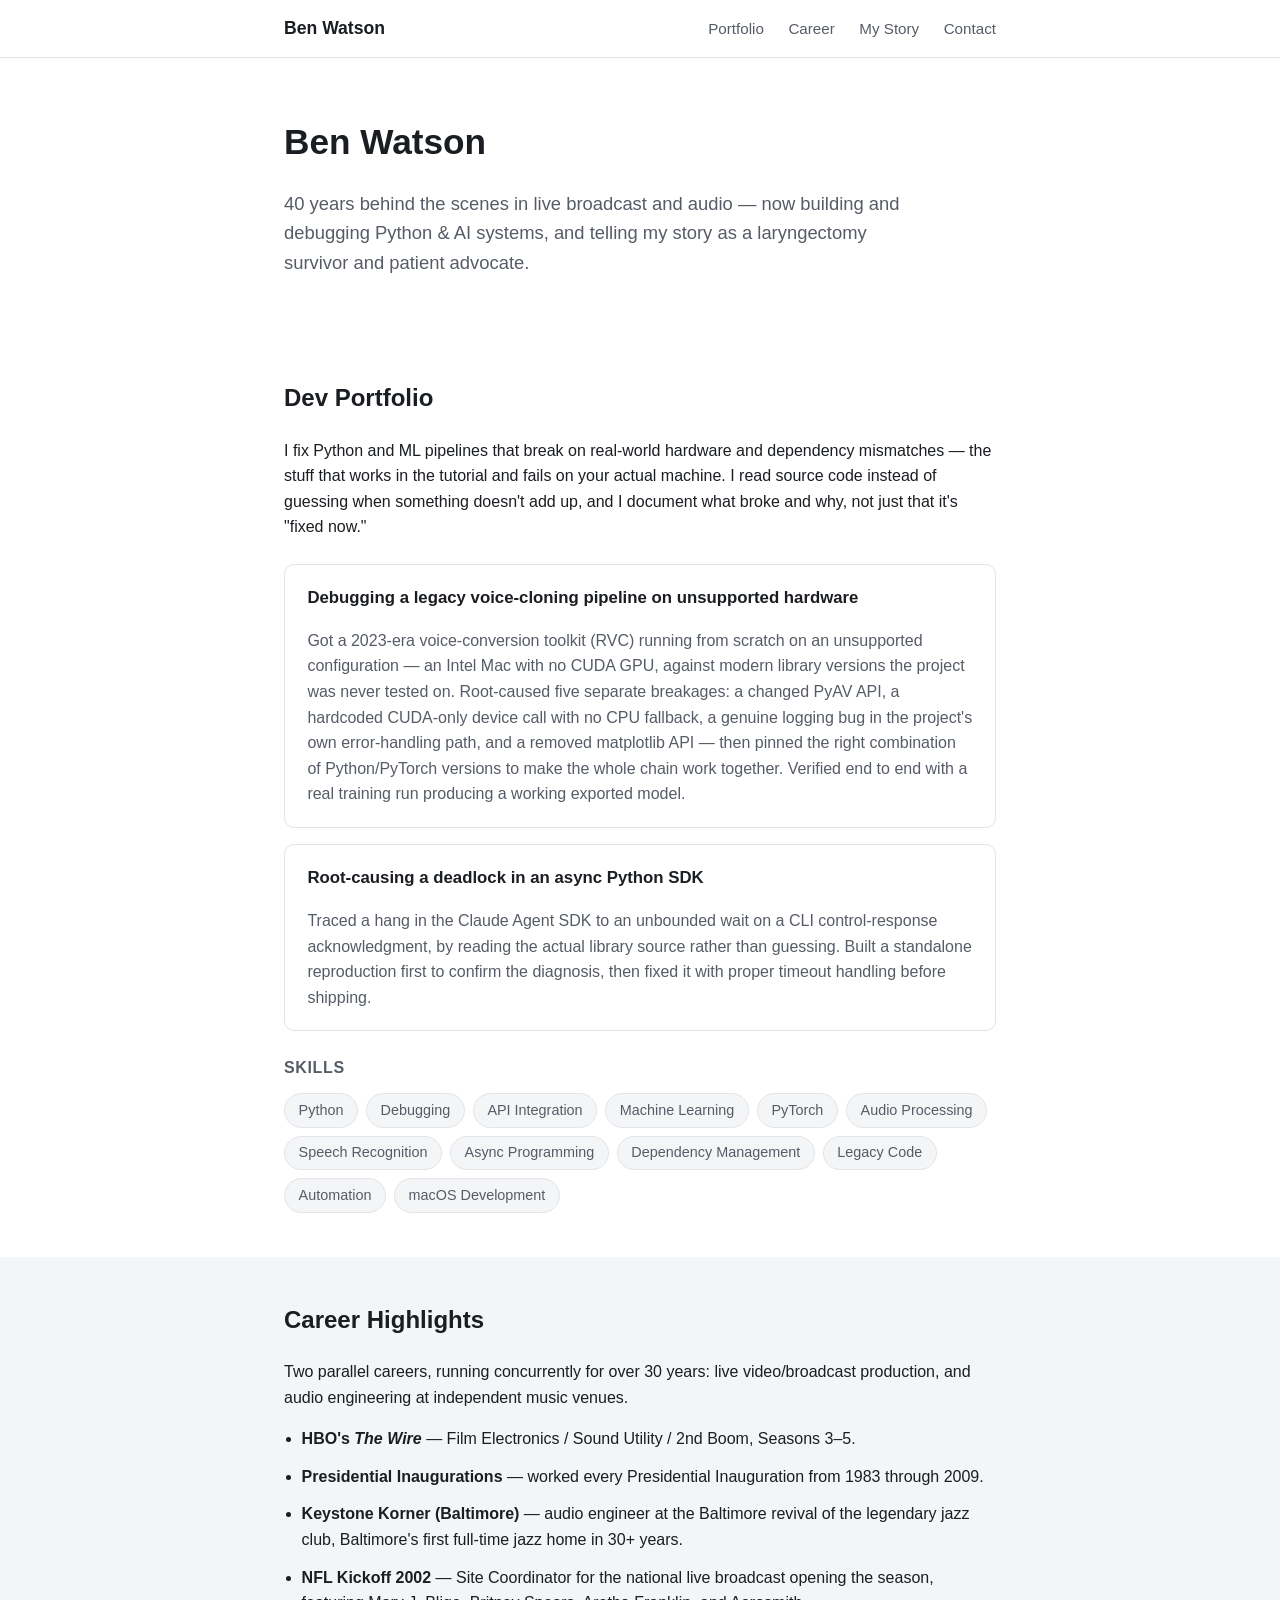
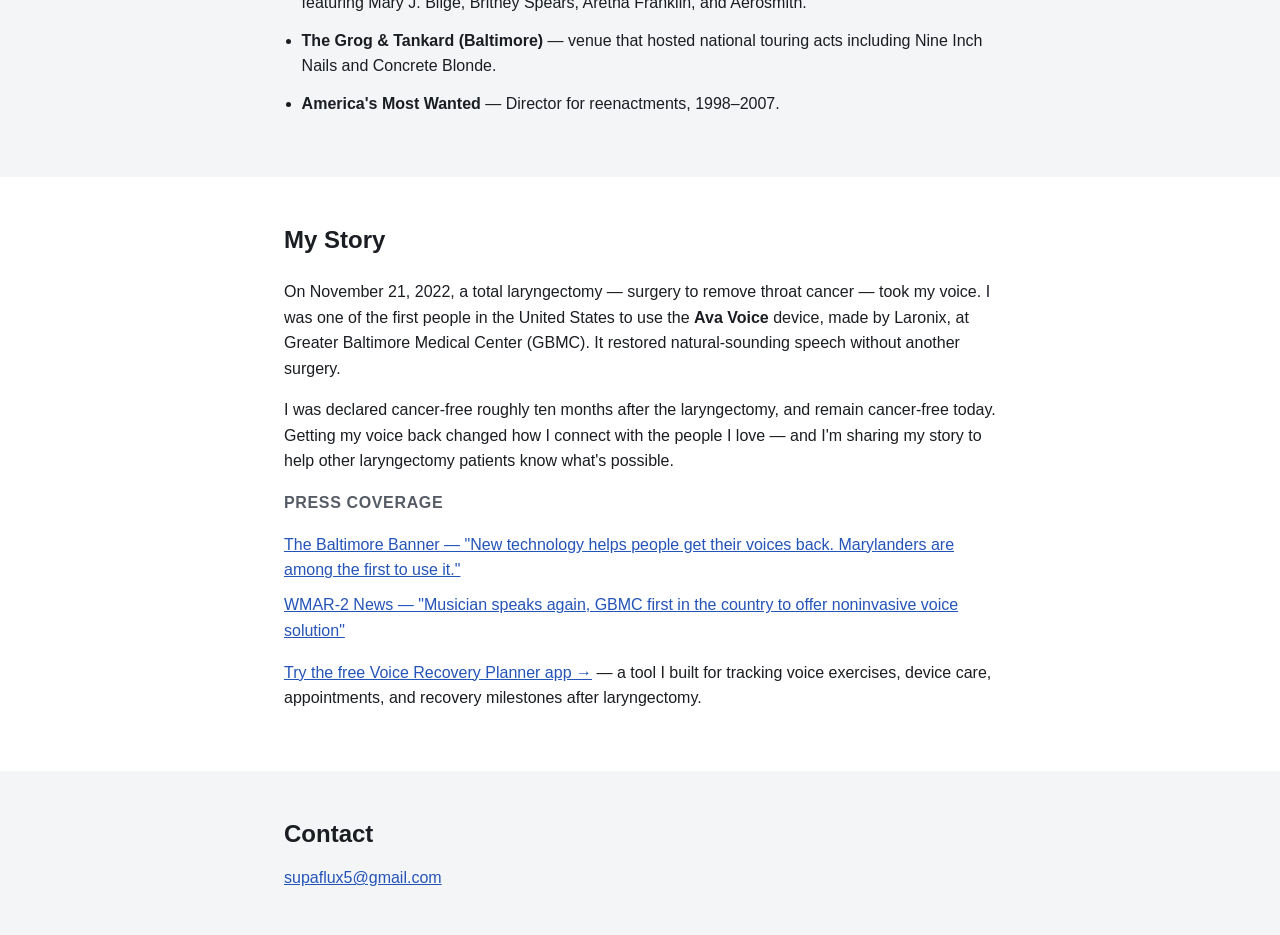
<file: index.html>
<!doctype html>
<html lang="en">
<head>
<meta charset="UTF-8">
<meta name="viewport" content="width=device-width, initial-scale=1.0">
<title>Ben Watson</title>
<meta name="description" content="Ben Watson — Python/AI developer, 40-year video &amp; broadcast engineer, laryngectomy survivor and patient advocate.">
<link rel="stylesheet" href="style.css">
</head>
<body>

<header class="site-header">
  <div class="wrap">
    <span class="brand">Ben Watson</span>
    <nav>
      <a href="#portfolio">Portfolio</a>
      <a href="#career">Career</a>
      <a href="#story">My Story</a>
      <a href="#contact">Contact</a>
    </nav>
  </div>
</header>

<section class="hero">
  <div class="wrap">
    <h1>Ben Watson</h1>
    <p class="tagline">40 years behind the scenes in live broadcast and audio — now building
      and debugging Python &amp; AI systems, and telling my story as a laryngectomy survivor
      and patient advocate.</p>
  </div>
</section>

<section id="portfolio" class="section">
  <div class="wrap">
    <h2>Dev Portfolio</h2>
    <p>I fix Python and ML pipelines that break on real-world hardware and dependency
      mismatches — the stuff that works in the tutorial and fails on your actual machine.
      I read source code instead of guessing when something doesn't add up, and I document
      what broke and why, not just that it's "fixed now."</p>

    <div class="cards">
      <div class="card">
        <h3>Debugging a legacy voice-cloning pipeline on unsupported hardware</h3>
        <p>Got a 2023-era voice-conversion toolkit (RVC) running from scratch on an
          unsupported configuration — an Intel Mac with no CUDA GPU, against modern
          library versions the project was never tested on. Root-caused five separate
          breakages: a changed PyAV API, a hardcoded CUDA-only device call with no CPU
          fallback, a genuine logging bug in the project's own error-handling path, and a
          removed matplotlib API — then pinned the right combination of Python/PyTorch
          versions to make the whole chain work together. Verified end to end with a real
          training run producing a working exported model.</p>
      </div>
      <div class="card">
        <h3>Root-causing a deadlock in an async Python SDK</h3>
        <p>Traced a hang in the Claude Agent SDK to an unbounded wait on a CLI
          control-response acknowledgment, by reading the actual library source rather
          than guessing. Built a standalone reproduction first to confirm the diagnosis,
          then fixed it with proper timeout handling before shipping.</p>
      </div>
    </div>

    <h3 class="skills-heading">Skills</h3>
    <ul class="skills">
      <li>Python</li>
      <li>Debugging</li>
      <li>API Integration</li>
      <li>Machine Learning</li>
      <li>PyTorch</li>
      <li>Audio Processing</li>
      <li>Speech Recognition</li>
      <li>Async Programming</li>
      <li>Dependency Management</li>
      <li>Legacy Code</li>
      <li>Automation</li>
      <li>macOS Development</li>
    </ul>
  </div>
</section>

<section id="career" class="section alt">
  <div class="wrap">
    <h2>Career Highlights</h2>
    <p>Two parallel careers, running concurrently for over 30 years: live video/broadcast
      production, and audio engineering at independent music venues.</p>

    <ul class="highlights">
      <li><strong>HBO's <em>The Wire</em></strong> — Film Electronics / Sound Utility / 2nd
        Boom, Seasons 3–5.</li>
      <li><strong>Presidential Inaugurations</strong> — worked every Presidential
        Inauguration from 1983 through 2009.</li>
      <li><strong>Keystone Korner (Baltimore)</strong> — audio engineer at the Baltimore
        revival of the legendary jazz club, Baltimore's first full-time jazz home in 30+
        years.</li>
      <li><strong>NFL Kickoff 2002</strong> — Site Coordinator for the national live
        broadcast opening the season, featuring Mary J. Blige, Britney Spears, Aretha
        Franklin, and Aerosmith.</li>
      <li><strong>The Grog &amp; Tankard (Baltimore)</strong> — venue that hosted national
        touring acts including Nine Inch Nails and Concrete Blonde.</li>
      <li><strong>America's Most Wanted</strong> — Director for reenactments, 1998–2007.</li>
    </ul>
  </div>
</section>

<section id="story" class="section">
  <div class="wrap">
    <h2>My Story</h2>
    <p>On November 21, 2022, a total laryngectomy — surgery to remove throat cancer — took
      my voice. I was one of the first people in the United States to use the
      <strong>Ava Voice</strong> device, made by Laronix, at Greater Baltimore Medical
      Center (GBMC). It restored natural-sounding speech without another surgery.</p>
    <p>I was declared cancer-free roughly ten months after the laryngectomy, and remain
      cancer-free today. Getting my voice back changed how I connect with the people I
      love — and I'm sharing my story to help other laryngectomy patients know what's
      possible.</p>

    <h3 class="press-heading">Press coverage</h3>
    <ul class="press">
      <li><a href="https://www.thebanner.com/economy/science-medicine/larynx-cancer-ava-voice-EXRFNOXH5ZARFEVDVTDTGTJTT4/" target="_blank" rel="noopener">The Baltimore Banner — "New technology helps people get their voices back. Marylanders are among the first to use it."</a></li>
      <li><a href="https://www.wmar2news.com/local/musician-speaks-again-gbmc-first-in-the-country-to-offer-noninvasive-voice-solution" target="_blank" rel="noopener">WMAR-2 News — "Musician speaks again, GBMC first in the country to offer noninvasive voice solution"</a></li>
    </ul>

    <p><a href="voice-recovery-planner/">Try the free Voice Recovery Planner app →</a> — a tool I built for tracking voice exercises, device care, appointments, and recovery milestones after laryngectomy.</p>
  </div>
</section>

<footer id="contact" class="section alt">
  <div class="wrap">
    <h2>Contact</h2>
    <p><a href="mailto:supaflux5@gmail.com">supaflux5@gmail.com</a></p>
  </div>
</footer>

</body>
</html>
</file>
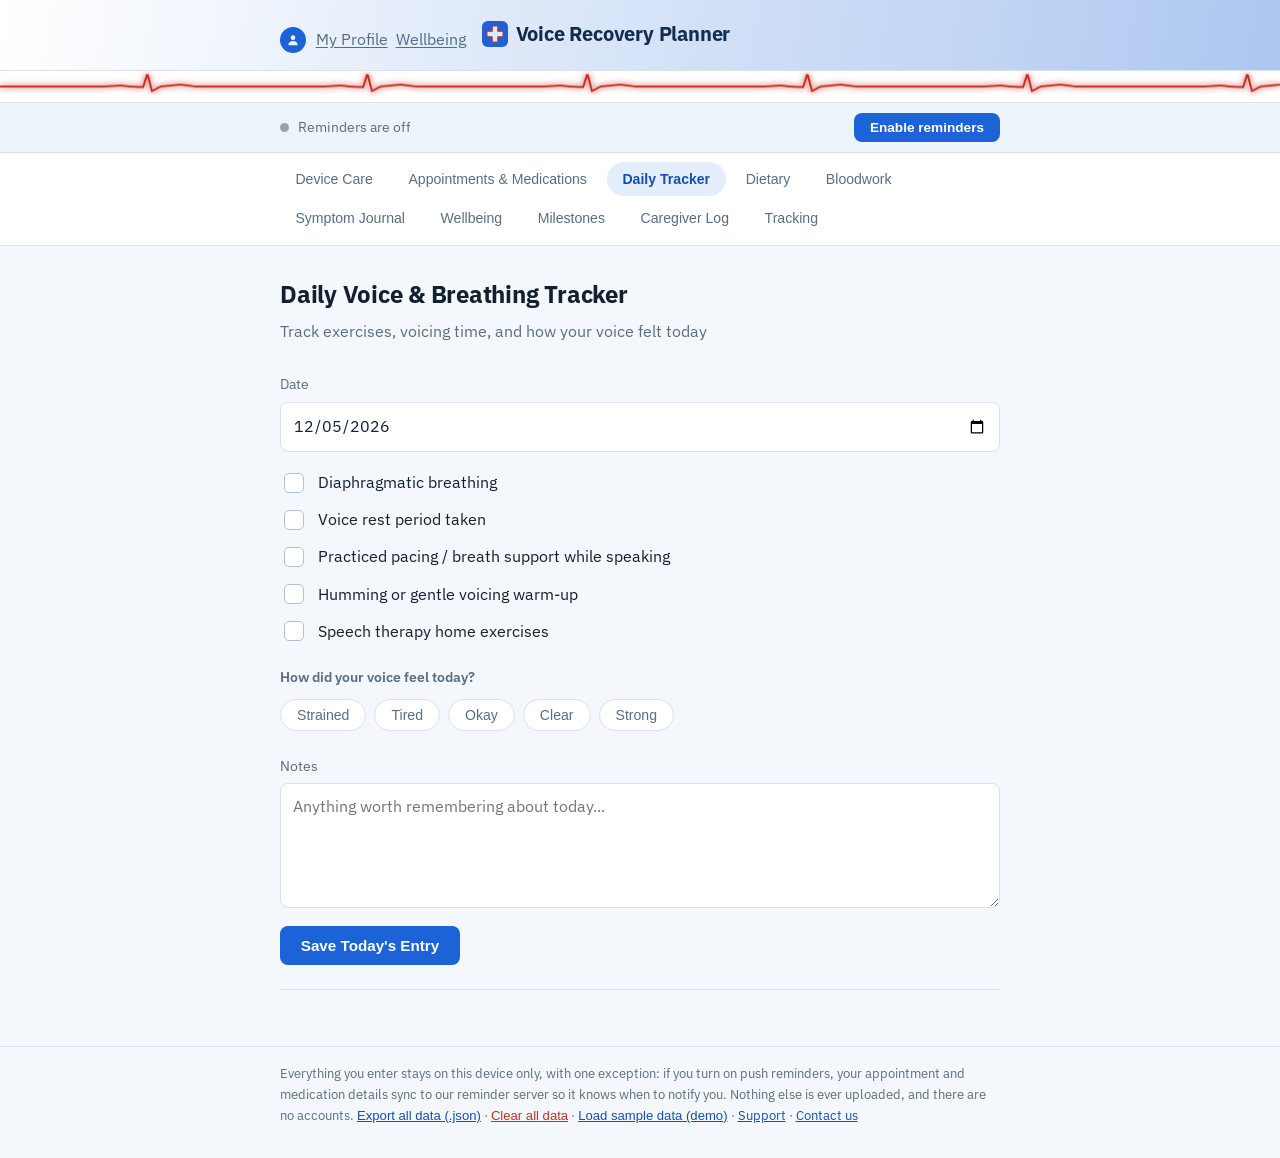
<file: voice-recovery-planner/index.html>
<!doctype html>
<html lang="en">
<head>
<meta charset="UTF-8">
<meta name="viewport" content="width=device-width, initial-scale=1.0">
<title>Voice Recovery Planner</title>
<meta name="description" content="A daily companion app for life after laryngectomy — voice tracking, device care, appointments, medications, and recovery milestones.">
<link rel="icon" type="image/svg+xml" href="favicon.svg">
<link rel="preconnect" href="https://fonts.googleapis.com">
<link rel="preconnect" href="https://fonts.gstatic.com" crossorigin>
<link href="https://fonts.googleapis.com/css2?family=IBM+Plex+Mono:wght@400;500;600&family=IBM+Plex+Sans:wght@400;500;600;700&display=swap" rel="stylesheet">
<link rel="stylesheet" href="style.css?v=19">
</head>
<body>

<header class="app-header">
  <div class="wrap">
    <div class="profile-lockup">
      <button class="avatar profile-nav-link" data-jump="profile" aria-label="My Profile">
        <svg width="14" height="14" viewBox="0 0 24 24" aria-hidden="true">
          <circle cx="12" cy="8" r="4" fill="currentColor"/>
          <path d="M4,21 C4,16 7.5,13.5 12,13.5 C16.5,13.5 20,16 20,21" fill="currentColor"/>
        </svg>
      </button>
      <nav class="profile-nav">
        <button class="profile-nav-link" data-jump="profile">My Profile</button>
        <button class="profile-nav-link" data-jump="wellbeing">Wellbeing</button>
      </nav>
    </div>
    <span class="logo-lockup">
      <svg width="26" height="26" viewBox="0 0 64 64" aria-hidden="true">
        <rect width="64" height="64" rx="14" fill="var(--accent)"/>
        <path d="M25,12 H39 V25 H52 V39 H39 V52 H25 V39 H12 V25 H25 Z"
              fill="#ffffff" stroke="var(--heartbeat)" stroke-width="3" stroke-linejoin="round"/>
      </svg>
      <span class="title">Voice Recovery Planner</span>
    </span>
  </div>
</header>
<canvas id="ecg-canvas"></canvas>

<div class="reminders-bar">
  <div class="wrap">
    <span class="status-line">
      <span id="reminders-dot" class="status-dot"></span>
      <span id="reminders-status">Reminders are off</span>
    </span>
    <button id="reminders-toggle" class="save-btn small">Enable reminders</button>
  </div>
</div>

<nav class="tabs">
  <div class="wrap tabs-scroll">
    <button class="tab tab-hidden" data-tab="profile">Profile</button>
    <button class="tab" data-tab="device">Device Care</button>
    <button class="tab" data-tab="appointments">Appointments &amp; Medications</button>
    <button class="tab active" data-tab="daily">Daily Tracker</button>
    <button class="tab" data-tab="dietary">Dietary</button>
    <button class="tab" data-tab="bloodwork">Bloodwork</button>
    <button class="tab" data-tab="journal">Symptom Journal</button>
    <button class="tab" data-tab="wellbeing">Wellbeing</button>
    <button class="tab" data-tab="milestones">Milestones</button>
    <button class="tab" data-tab="caregiver">Caregiver Log</button>
    <button class="tab" data-tab="tracking">Tracking</button>
  </div>
</nav>

<main class="wrap">

  <!-- PROFILE -->
  <section id="profile" class="panel">
    <h2>Profile</h2>
    <p class="subtitle">Background info worth having on hand — for new providers, or for you to look back on</p>

    <label class="field">Name <span class="field-optional">(optional — only used on the printed report)</span>
      <input type="text" id="profile-name" placeholder="Your name">
    </label>

    <p class="field-label">What led to your voice loss?</p>
    <div class="pill-group" id="profile-cause" data-group="profile-cause">
      <button data-value="Total Laryngectomy">Total Laryngectomy</button>
      <button data-value="Partial Laryngectomy">Partial Laryngectomy</button>
      <button data-value="Tracheostomy only">Tracheostomy only</button>
      <button data-value="Vocal Cord Paralysis">Vocal Cord Paralysis</button>
      <button data-value="Glossectomy / Oral Cancer Surgery">Glossectomy / Oral Cancer Surgery</button>
      <button data-value="ALS / Neurological">ALS / Neurological</button>
      <button data-value="Other">Other</button>
    </div>

    <label class="field">Diagnosis date
      <input type="date" id="profile-diagnosis-date">
    </label>
    <label class="field">Surgery / procedure date
      <input type="date" id="profile-surgery-date">
    </label>
    <label class="field">Tracheostomy date <span class="field-optional">(if different from surgery date)</span>
      <input type="date" id="profile-tracheostomy-date">
    </label>

    <p class="field-label">Current primary way you communicate</p>
    <div class="pill-group" id="profile-communication" data-group="profile-communication">
      <button data-value="Voice device (TEP)">Voice device (TEP)</button>
      <button data-value="Electrolarynx">Electrolarynx</button>
      <button data-value="Esophageal Speech">Esophageal Speech</button>
      <button data-value="ASL">ASL</button>
      <button data-value="Writing / notes app">Writing / notes app</button>
      <button data-value="Text-to-speech app">Text-to-speech app</button>
      <button data-value="Gestures">Gestures</button>
      <button data-value="Still learning">Still learning</button>
      <button data-value="Other">Other</button>
    </div>

    <label class="field">ENT / surgeon name &amp; phone
      <input type="text" id="profile-ent" placeholder="Dr. name, phone number">
    </label>
    <label class="field">Speech-language pathologist (SLP) name &amp; phone
      <input type="text" id="profile-slp" placeholder="Name, phone number">
    </label>
    <label class="field">Anything else your care team should know
      <textarea id="profile-notes" rows="4" placeholder="Allergies, other conditions, anything a new provider should know right away..."></textarea>
    </label>
    <button class="save-btn" data-save="profile">Save Profile</button>
  </section>

  <!-- DAILY VOICE & BREATHING TRACKER -->
  <section id="daily" class="panel active">
    <h2>Daily Voice &amp; Breathing Tracker</h2>
    <p class="subtitle">Track exercises, voicing time, and how your voice felt today</p>
    <label class="field">Date
      <input type="date" id="daily-date">
    </label>
    <div class="checklist" id="daily-checklist">
      <label><input type="checkbox" data-key="daily-diaphragmatic"> Diaphragmatic breathing</label>
      <label><input type="checkbox" data-key="daily-restperiod"> Voice rest period taken</label>
      <label><input type="checkbox" data-key="daily-pacing"> Practiced pacing / breath support while speaking</label>
      <label><input type="checkbox" data-key="daily-humming"> Humming or gentle voicing warm-up</label>
      <label><input type="checkbox" data-key="daily-therapy"> Speech therapy home exercises</label>
    </div>
    <p class="field-label">How did your voice feel today?</p>
    <div class="pill-group" id="daily-scale" data-group="daily-feel">
      <button data-value="Strained">Strained</button>
      <button data-value="Tired">Tired</button>
      <button data-value="Okay">Okay</button>
      <button data-value="Clear">Clear</button>
      <button data-value="Strong">Strong</button>
    </div>
    <label class="field">Notes
      <textarea id="daily-notes" rows="4" placeholder="Anything worth remembering about today..."></textarea>
    </label>
    <button class="save-btn" data-save="daily">Save Today's Entry</button>
    <div class="history" id="daily-history"></div>
  </section>

  <!-- DEVICE CARE SCHEDULE -->
  <section id="device" class="panel">
    <h2>Voice Device Care Schedule</h2>
    <p class="subtitle">Daily cleaning, weekly refurbishing, and resupply — never miss a step</p>

    <p class="field-label">Which device(s) do you use?</p>
    <div class="checklist" id="device-type-checklist">
      <label><input type="checkbox" data-key="devicetype-laryngectomy"> Laryngectomy (stoma / HME)</label>
      <label><input type="checkbox" data-key="devicetype-tep"> TEP (voice prosthesis)</label>
      <label><input type="checkbox" data-key="devicetype-avavoice"> Ava Voice</label>
      <label><input type="checkbox" data-key="devicetype-mira"> Mira</label>
    </div>

    <div class="card">
      <h3>Today</h3>
      <label><input type="checkbox" id="device-cleaned-today"> Cleaned overnight (before bed)</label>
    </div>

    <div class="card">
      <h3>This Week</h3>
      <div class="week-grid" id="device-week"></div>
    </div>

    <div class="card">
      <h3>Every 6 Months</h3>
      <label class="field">Last resupply ordered
        <input type="date" id="device-last-resupply">
      </label>
      <label class="field">Next resupply due
        <input type="date" id="device-next-resupply">
      </label>
    </div>

    <div class="card">
      <h3>Membrane Replacement (Ava Voice / Mira)</h3>
      <label class="field">Last replaced
        <input type="date" id="device-last-membrane">
      </label>
      <label class="field">Next due
        <input type="date" id="device-next-membrane">
      </label>
    </div>

    <div class="card">
      <h3>Unit Replacement (Ava Voice / Mira)</h3>
      <label class="field">Last replaced
        <input type="date" id="device-last-unit">
      </label>
      <label class="field">Next due
        <input type="date" id="device-next-unit">
      </label>
    </div>

    <label class="field">Device issue notes
      <textarea id="device-notes" rows="4" placeholder="Any issues with the device this week..."></textarea>
    </label>
    <button class="save-btn" data-save="device">Save</button>
  </section>

  <!-- DIETARY -->
  <section id="dietary" class="panel">
    <h2>Dietary</h2>
    <p class="subtitle">Track how you're getting nutrition today — by mouth, feeding tube, or IV</p>
    <label class="field">Date
      <input type="date" id="dietary-date">
    </label>
    <p class="field-label">Feeding method today</p>
    <div class="checklist" id="dietary-checklist">
      <label><input type="checkbox" data-key="dietary-mouth"> Feeding by mouth</label>
      <label><input type="checkbox" data-key="dietary-tube"> Feeding tube</label>
      <label><input type="checkbox" data-key="dietary-iv"> IV</label>
    </div>
    <label class="field">Notes (what/how much, tolerance, any issues)
      <textarea id="dietary-notes" rows="4" placeholder="What you ate or how feeding went today..."></textarea>
    </label>
    <button class="save-btn" data-save="dietary">Save Today's Entry</button>
    <div class="history" id="dietary-history"></div>
  </section>

  <!-- BLOODWORK -->
  <section id="bloodwork" class="panel">
    <h2>Bloodwork Tracking</h2>
    <p class="subtitle">Focused on anemia, thyroid, and vitamin/mineral/kidney (renal) function</p>
    <p class="field-label">Common tests worth asking your doctor about</p>
    <div class="checklist" id="bloodwork-checklist">
      <label><input type="checkbox" data-key="bloodwork-hgb"> Hemoglobin / Hematocrit (anemia)</label>
      <label><input type="checkbox" data-key="bloodwork-iron"> Iron / Ferritin</label>
      <label><input type="checkbox" data-key="bloodwork-b12"> Vitamin B12 / Folate</label>
      <label><input type="checkbox" data-key="bloodwork-vitd"> Vitamin D</label>
      <label><input type="checkbox" data-key="bloodwork-calcmag"> Calcium / Magnesium / Zinc</label>
      <label><input type="checkbox" data-key="bloodwork-tsh"> Thyroid function (TSH)</label>
      <label><input type="checkbox" data-key="bloodwork-renal"> Creatinine / eGFR / BUN (kidney/renal function)</label>
      <label><input type="checkbox" data-key="bloodwork-electrolytes"> Potassium / Sodium</label>
    </div>
    <div class="table-scroll">
      <table class="log-table" id="bloodwork-table">
        <thead><tr><th>Date</th><th>Test</th><th>Result</th><th>Normal range</th><th>Notes</th><th></th></tr></thead>
        <tbody></tbody>
      </table>
    </div>
    <button class="add-row-btn" data-add="bloodwork">+ Add result</button>
  </section>

  <!-- APPOINTMENTS & MEDICATIONS -->
  <section id="appointments" class="panel">
    <h2>Appointments &amp; Medications</h2>
    <p class="subtitle">ENT, oncology, speech-language pathology, and primary care — plus what you take, when, and any side effects</p>

    <h3>Appointments</h3>
    <div class="table-scroll">
      <table class="log-table" id="appointments-table">
        <thead><tr><th>Date</th><th>Provider / Type</th><th>Reason</th><th>Follow-up?</th><th></th></tr></thead>
        <tbody></tbody>
      </table>
    </div>
    <button class="add-row-btn" data-add="appointments">+ Add appointment</button>

    <h3>Medications</h3>
    <div class="table-scroll">
      <table class="log-table" id="medications-table">
        <thead><tr><th>Medication</th><th>Dose</th><th>Time</th><th>Taken</th><th>Notes</th><th></th></tr></thead>
        <tbody></tbody>
      </table>
    </div>
    <button class="add-row-btn" data-add="medications">+ Add medication</button>
  </section>

  <!-- SYMPTOM JOURNAL -->
  <section id="journal" class="panel">
    <h2>Symptom &amp; Side-Effect Journal</h2>
    <p class="subtitle">One entry per day — track what you notice and how it changes</p>
    <label class="field">Date
      <input type="date" id="journal-date">
    </label>
    <label class="field">What did you notice?
      <textarea id="journal-noticed" rows="3"></textarea>
    </label>
    <p class="field-label">Severity</p>
    <div class="pill-group" id="journal-severity" data-group="journal-severity">
      <button data-value="Mild">Mild</button>
      <button data-value="Moderate">Moderate</button>
      <button data-value="Concerning">Concerning</button>
      <button data-value="Call the doctor">Call the doctor</button>
    </div>
    <label class="field">What helped?
      <textarea id="journal-helped" rows="3"></textarea>
    </label>
    <p class="field-label">Red flags to watch for (per your care team's guidance)</p>
    <div class="checklist">
      <label><input type="checkbox" data-key="journal-flag-1"> Fever, unusual pain, or swelling around the stoma</label>
      <label><input type="checkbox" data-key="journal-flag-2"> Sudden change in breathing or difficulty clearing secretions</label>
      <label><input type="checkbox" data-key="journal-flag-3"> Signs of infection or bleeding</label>
    </div>
    <button class="save-btn" data-save="journal">Save Entry</button>
    <div class="history" id="journal-history"></div>
  </section>

  <!-- WELLBEING -->
  <section id="wellbeing" class="panel">
    <h2>Emotional Wellbeing</h2>
    <p class="subtitle">Whatever led here — an accident, cancer, or anything else — adjusting to a new voice or a new life is part of recovery too</p>

    <div class="resource-card">
      <h3>If you're in crisis right now</h3>
      <ul>
        <li><strong>Call or text 988</strong> — Suicide &amp; Crisis Lifeline, free and available 24/7. Texting works when speaking is hard.</li>
        <li><strong>Text HOME to 741741</strong> — Crisis Text Line, 24/7, text-only.</li>
        <li><strong>Call 911</strong> or go to your nearest ER for a medical emergency.</li>
      </ul>
      <h3>More support</h3>
      <ul>
        <li>American Cancer Society 24/7 Helpline — 1-800-227-2345</li>
        <li>CancerCare (free counseling &amp; support groups) — 1-800-813-4673</li>
        <li>NAMI HelpLine (mental health, any cause) — 1-800-950-6264</li>
        <li>WebWhispers — free online community for laryngectomees (webwhispers.org)</li>
        <li>SPOHNC — Support for People with Oral and Head and Neck Cancer (spohnc.org)</li>
      </ul>
      <p class="resource-note">This app doesn't replace professional care. If you're worried, reach out to your care team or one of the resources above.</p>
    </div>

    <label class="field">Date
      <input type="date" id="wellbeing-date">
    </label>

    <p class="field-label">Overall mood today</p>
    <div class="pill-group" id="wellbeing-mood" data-group="wellbeing-mood">
      <button data-value="Struggling">Struggling</button>
      <button data-value="Low">Low</button>
      <button data-value="Okay">Okay</button>
      <button data-value="Good">Good</button>
      <button data-value="Strong">Strong</button>
    </div>

    <p class="field-label">What's weighing on you today?</p>
    <div class="checklist" id="wellbeing-weighing-checklist">
      <label><input type="checkbox" data-key="wellbeing-weighing-isolation"> Isolation or loneliness</label>
      <label><input type="checkbox" data-key="wellbeing-weighing-grief"> Grief about the changes</label>
      <label><input type="checkbox" data-key="wellbeing-weighing-anxiety"> Anxiety about health or scans</label>
      <label><input type="checkbox" data-key="wellbeing-weighing-communication"> Frustration communicating</label>
      <label><input type="checkbox" data-key="wellbeing-weighing-recurrence"> Fear of recurrence</label>
      <label><input type="checkbox" data-key="wellbeing-weighing-bodyimage"> Body image</label>
      <label><input type="checkbox" data-key="wellbeing-weighing-financial"> Financial stress</label>
      <label><input type="checkbox" data-key="wellbeing-weighing-sleep"> Sleep trouble</label>
      <label><input type="checkbox" data-key="wellbeing-weighing-relationship"> Relationship strain</label>
      <label><input type="checkbox" data-key="wellbeing-weighing-other"> Other</label>
    </div>

    <p class="field-label">What helped today?</p>
    <div class="checklist" id="wellbeing-helped-checklist">
      <label><input type="checkbox" data-key="wellbeing-helped-talked"> Talked with someone</label>
      <label><input type="checkbox" data-key="wellbeing-helped-group"> Support group</label>
      <label><input type="checkbox" data-key="wellbeing-helped-therapy"> Therapy or counseling</label>
      <label><input type="checkbox" data-key="wellbeing-helped-meditation"> Meditation or prayer</label>
      <label><input type="checkbox" data-key="wellbeing-helped-activity"> Physical activity</label>
      <label><input type="checkbox" data-key="wellbeing-helped-creative"> Creative outlet</label>
      <label><input type="checkbox" data-key="wellbeing-helped-rest"> Rest</label>
      <label><input type="checkbox" data-key="wellbeing-helped-outdoors"> Time outdoors</label>
      <label><input type="checkbox" data-key="wellbeing-helped-other"> Other</label>
    </div>

    <label class="field">One good thing about today
      <textarea id="wellbeing-good-thing" rows="2" placeholder="Even something small counts..."></textarea>
    </label>
    <label class="field">Notes
      <textarea id="wellbeing-notes" rows="4" placeholder="Whatever's on your mind..."></textarea>
    </label>

    <p class="field-label">Please check in with your care team or a crisis line above if you notice</p>
    <div class="checklist">
      <label><input type="checkbox" data-key="wellbeing-flag-1"> Thoughts of harming yourself or ending your life</label>
      <label><input type="checkbox" data-key="wellbeing-flag-2"> Overwhelming hopelessness</label>
      <label><input type="checkbox" data-key="wellbeing-flag-3"> Can't get out of bed or function day to day</label>
      <label><input type="checkbox" data-key="wellbeing-flag-4"> Using alcohol or drugs to cope</label>
      <label><input type="checkbox" data-key="wellbeing-flag-5"> Withdrawing from everyone</label>
    </div>

    <button class="save-btn" data-save="wellbeing">Save Entry</button>
    <div class="history" id="wellbeing-history"></div>
  </section>

  <!-- MILESTONES -->
  <section id="milestones" class="panel">
    <h2>Recovery Milestones</h2>
    <p class="subtitle">Recovery isn't linear — mark the wins, however small</p>
    <div class="milestone-list" id="milestone-list"></div>
  </section>

  <!-- CAREGIVER LOG -->
  <section id="caregiver" class="panel">
    <h2>Caregiver Communication Log</h2>
    <p class="subtitle">For the people around you — what works, what to try, what to avoid</p>
    <label class="field">Date
      <input type="date" id="caregiver-date">
    </label>
    <p class="field-label">Communication method used today</p>
    <div class="pill-group" id="caregiver-method" data-group="caregiver-method">
      <button data-value="Voice device">Voice device</button>
      <button data-value="TEP">TEP</button>
      <button data-value="Electrolarynx">Electrolarynx</button>
      <button data-value="Esophageal Speech">Esophageal Speech</button>
      <button data-value="ASL">ASL</button>
      <button data-value="Writing / notes app">Writing / notes app</button>
      <button data-value="Gestures">Gestures</button>
      <button data-value="Text-to-speech app">Text-to-speech app</button>
      <button data-value="Other">Other</button>
    </div>
    <label class="field">What worked well this week
      <textarea id="caregiver-worked" rows="3"></textarea>
    </label>
    <label class="field">What was frustrating or hard to communicate
      <textarea id="caregiver-hard" rows="3"></textarea>
    </label>
    <label class="field">One thing to try differently next week
      <textarea id="caregiver-try" rows="3"></textarea>
    </label>
    <button class="save-btn" data-save="caregiver">Save Entry</button>
    <div class="history" id="caregiver-history"></div>
  </section>

  <!-- TRACKING -->
  <section id="tracking" class="panel">
    <h2>Tracking &amp; Reports</h2>
    <p class="subtitle">A visual summary of everything you've logged — built to share with your SLP or care team</p>

    <div class="profile-summary" id="tracking-profile"></div>

    <div class="stat-tiles" id="tracking-stats"></div>

    <div class="chart-card">
      <h3>Voice quality — last 14 entries</h3>
      <div class="chart-wrap" id="chart-voice"></div>
      <details class="chart-table"><summary>View as table</summary><div id="chart-voice-table"></div></details>
    </div>

    <div class="chart-card">
      <h3>Emotional wellbeing — last 14 entries</h3>
      <div class="chart-wrap" id="chart-wellbeing"></div>
      <details class="chart-table"><summary>View as table</summary><div id="chart-wellbeing-table"></div></details>
    </div>

    <div class="chart-card">
      <h3>Medication adherence</h3>
      <div class="chart-wrap" id="chart-meds"></div>
      <details class="chart-table"><summary>View as table</summary><div id="chart-meds-table"></div></details>
    </div>

    <div class="chart-card">
      <h3>Symptom severity breakdown</h3>
      <div class="chart-wrap" id="chart-severity"></div>
      <details class="chart-table"><summary>View as table</summary><div id="chart-severity-table"></div></details>
    </div>

    <div class="chart-card">
      <h3>Recovery milestones progress</h3>
      <div class="chart-wrap" id="chart-milestones"></div>
      <details class="chart-table"><summary>View as table</summary><div id="chart-milestones-table"></div></details>
    </div>

    <button class="save-btn no-print" id="print-tracking-btn">Print / Save as PDF for your care team</button>
  </section>

</main>

<footer class="app-footer">
  <div class="wrap">
    <p>Everything you enter stays on this device only, with one exception: if you turn on push
      reminders, your appointment and medication details sync to our reminder server so it knows
      when to notify you. Nothing else is ever uploaded, and there are no accounts.
      <button id="export-btn" class="link-btn">Export all data (.json)</button> ·
      <button id="clear-btn" class="link-btn danger">Clear all data</button> ·
      <button id="sample-data-btn" class="link-btn">Load sample data (demo)</button> ·
      <a class="link-btn" href="mailto:supaflux5@gmail.com">Support</a> ·
      <a class="link-btn" href="mailto:benwatsonvideo@gmail.com">Contact us</a>
    </p>
  </div>
</footer>

<script src="sample-data.js"></script>
<script src="ecg.js"></script>
<script src="reminders.js"></script>
<script src="app.js"></script>
<script src="tracking.js"></script>
</body>
</html>
</file>
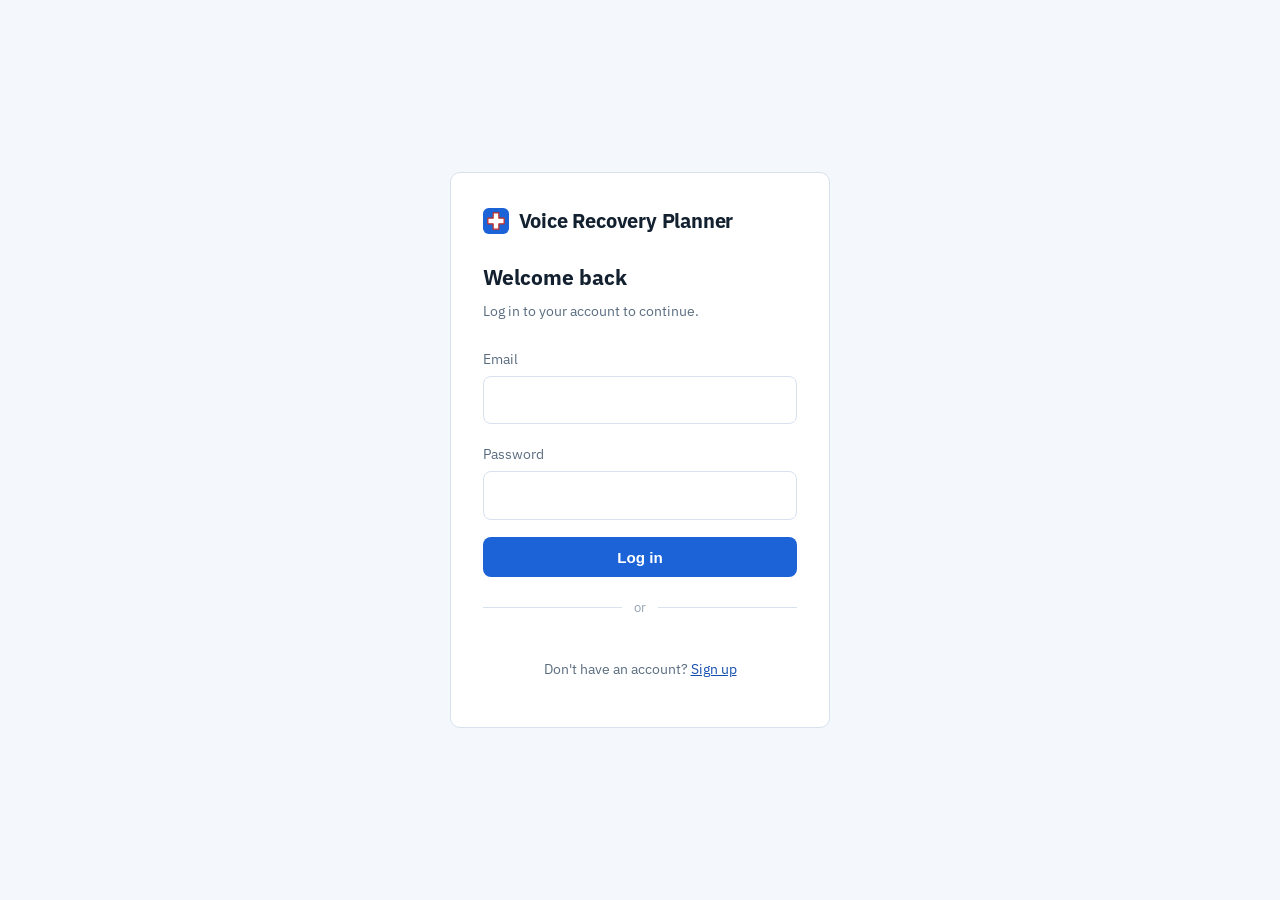
<file: voice-recovery-planner/account/index.html>
<!doctype html>
<html lang="en">
<head>
<meta charset="UTF-8">
<meta name="viewport" content="width=device-width, initial-scale=1.0">
<title>Voice Recovery Planner</title>
<meta name="description" content="A daily companion app for life after laryngectomy — voice tracking, device care, appointments, medications, and recovery milestones.">
<link rel="icon" type="image/svg+xml" href="favicon.svg">
<link rel="preconnect" href="https://fonts.googleapis.com">
<link rel="preconnect" href="https://fonts.gstatic.com" crossorigin>
<link href="https://fonts.googleapis.com/css2?family=IBM+Plex+Mono:wght@400;500;600&family=IBM+Plex+Sans:wght@400;500;600;700&display=swap" rel="stylesheet">
<link rel="stylesheet" href="style.css?v=19">
<script>
  if (!localStorage.getItem("vrpAccountToken")) {
    location.href = "login.html";
  }
</script>
</head>
<body>

<header class="app-header">
  <div class="wrap">
    <div class="profile-lockup">
      <button class="avatar profile-nav-link" data-jump="profile" aria-label="My Profile">
        <svg width="14" height="14" viewBox="0 0 24 24" aria-hidden="true">
          <circle cx="12" cy="8" r="4" fill="currentColor"/>
          <path d="M4,21 C4,16 7.5,13.5 12,13.5 C16.5,13.5 20,16 20,21" fill="currentColor"/>
        </svg>
      </button>
      <nav class="profile-nav">
        <button class="profile-nav-link" data-jump="profile">My Profile</button>
        <button class="profile-nav-link" data-jump="wellbeing">Wellbeing</button>
        <button class="profile-nav-link" id="header-logout-btn">Log out</button>
      </nav>
    </div>
    <span class="logo-lockup">
      <svg width="26" height="26" viewBox="0 0 64 64" aria-hidden="true">
        <rect width="64" height="64" rx="14" fill="var(--accent)"/>
        <path d="M25,12 H39 V25 H52 V39 H39 V52 H25 V39 H12 V25 H25 Z"
              fill="#ffffff" stroke="var(--heartbeat)" stroke-width="3" stroke-linejoin="round"/>
      </svg>
      <span class="title">Voice Recovery Planner</span>
    </span>
  </div>
</header>
<canvas id="ecg-canvas"></canvas>

<div class="reminders-bar">
  <div class="wrap">
    <span class="status-line">
      <span id="reminders-dot" class="status-dot"></span>
      <span id="reminders-status">Reminders are off</span>
    </span>
    <button id="reminders-toggle" class="save-btn small">Enable reminders</button>
  </div>
</div>

<nav class="tabs">
  <div class="wrap tabs-scroll">
    <button class="tab tab-hidden" data-tab="profile">Profile</button>
    <button class="tab" data-tab="device">Device Care</button>
    <button class="tab" data-tab="appointments">Appointments &amp; Medications</button>
    <button class="tab active" data-tab="daily">Daily Tracker</button>
    <button class="tab" data-tab="dietary">Dietary</button>
    <button class="tab" data-tab="bloodwork">Bloodwork</button>
    <button class="tab" data-tab="journal">Symptom Journal</button>
    <button class="tab" data-tab="wellbeing">Wellbeing</button>
    <button class="tab" data-tab="milestones">Milestones</button>
    <button class="tab" data-tab="caregiver">Caregiver Log</button>
    <button class="tab" data-tab="tracking">Tracking</button>
  </div>
</nav>

<main class="wrap">

  <!-- PROFILE -->
  <section id="profile" class="panel">
    <h2>Profile</h2>
    <p class="subtitle">Background info worth having on hand — for new providers, or for you to look back on</p>

    <label class="field">Name <span class="field-optional">(optional — only used on the printed report)</span>
      <input type="text" id="profile-name" placeholder="Your name">
    </label>

    <p class="field-label">What led to your voice loss?</p>
    <div class="pill-group" id="profile-cause" data-group="profile-cause">
      <button data-value="Total Laryngectomy">Total Laryngectomy</button>
      <button data-value="Partial Laryngectomy">Partial Laryngectomy</button>
      <button data-value="Tracheostomy only">Tracheostomy only</button>
      <button data-value="Vocal Cord Paralysis">Vocal Cord Paralysis</button>
      <button data-value="Glossectomy / Oral Cancer Surgery">Glossectomy / Oral Cancer Surgery</button>
      <button data-value="ALS / Neurological">ALS / Neurological</button>
      <button data-value="Other">Other</button>
    </div>

    <label class="field">Diagnosis date
      <input type="date" id="profile-diagnosis-date">
    </label>
    <label class="field">Surgery / procedure date
      <input type="date" id="profile-surgery-date">
    </label>
    <label class="field">Tracheostomy date <span class="field-optional">(if different from surgery date)</span>
      <input type="date" id="profile-tracheostomy-date">
    </label>

    <p class="field-label">Current primary way you communicate</p>
    <div class="pill-group" id="profile-communication" data-group="profile-communication">
      <button data-value="Voice device (TEP)">Voice device (TEP)</button>
      <button data-value="Electrolarynx">Electrolarynx</button>
      <button data-value="Esophageal Speech">Esophageal Speech</button>
      <button data-value="ASL">ASL</button>
      <button data-value="Writing / notes app">Writing / notes app</button>
      <button data-value="Text-to-speech app">Text-to-speech app</button>
      <button data-value="Gestures">Gestures</button>
      <button data-value="Still learning">Still learning</button>
      <button data-value="Other">Other</button>
    </div>

    <label class="field">ENT / surgeon name &amp; phone
      <input type="text" id="profile-ent" placeholder="Dr. name, phone number">
    </label>
    <label class="field">Speech-language pathologist (SLP) name &amp; phone
      <input type="text" id="profile-slp" placeholder="Name, phone number">
    </label>
    <label class="field">Anything else your care team should know
      <textarea id="profile-notes" rows="4" placeholder="Allergies, other conditions, anything a new provider should know right away..."></textarea>
    </label>
    <button class="save-btn" data-save="profile">Save Profile</button>
  </section>

  <!-- DAILY VOICE & BREATHING TRACKER -->
  <section id="daily" class="panel active">
    <h2>Daily Voice &amp; Breathing Tracker</h2>
    <p class="subtitle">Track exercises, voicing time, and how your voice felt today</p>
    <label class="field">Date
      <input type="date" id="daily-date">
    </label>
    <div class="checklist" id="daily-checklist">
      <label><input type="checkbox" data-key="daily-diaphragmatic"> Diaphragmatic breathing</label>
      <label><input type="checkbox" data-key="daily-restperiod"> Voice rest period taken</label>
      <label><input type="checkbox" data-key="daily-pacing"> Practiced pacing / breath support while speaking</label>
      <label><input type="checkbox" data-key="daily-humming"> Humming or gentle voicing warm-up</label>
      <label><input type="checkbox" data-key="daily-therapy"> Speech therapy home exercises</label>
    </div>
    <p class="field-label">How did your voice feel today?</p>
    <div class="pill-group" id="daily-scale" data-group="daily-feel">
      <button data-value="Strained">Strained</button>
      <button data-value="Tired">Tired</button>
      <button data-value="Okay">Okay</button>
      <button data-value="Clear">Clear</button>
      <button data-value="Strong">Strong</button>
    </div>
    <label class="field">Notes
      <textarea id="daily-notes" rows="4" placeholder="Anything worth remembering about today..."></textarea>
    </label>
    <button class="save-btn" data-save="daily">Save Today's Entry</button>
    <div class="history" id="daily-history"></div>
  </section>

  <!-- DEVICE CARE SCHEDULE -->
  <section id="device" class="panel">
    <h2>Voice Device Care Schedule</h2>
    <p class="subtitle">Daily cleaning, weekly refurbishing, and resupply — never miss a step</p>

    <p class="field-label">Which device(s) do you use?</p>
    <div class="checklist" id="device-type-checklist">
      <label><input type="checkbox" data-key="devicetype-laryngectomy"> Laryngectomy (stoma / HME)</label>
      <label><input type="checkbox" data-key="devicetype-tep"> TEP (voice prosthesis)</label>
      <label><input type="checkbox" data-key="devicetype-avavoice"> Ava Voice</label>
      <label><input type="checkbox" data-key="devicetype-mira"> Mira</label>
    </div>

    <div class="card">
      <h3>Today</h3>
      <label><input type="checkbox" id="device-cleaned-today"> Cleaned overnight (before bed)</label>
    </div>

    <div class="card">
      <h3>This Week</h3>
      <div class="week-grid" id="device-week"></div>
    </div>

    <div class="card">
      <h3>Every 6 Months</h3>
      <label class="field">Last resupply ordered
        <input type="date" id="device-last-resupply">
      </label>
      <label class="field">Next resupply due
        <input type="date" id="device-next-resupply">
      </label>
    </div>

    <div class="card">
      <h3>Membrane Replacement (Ava Voice / Mira)</h3>
      <label class="field">Last replaced
        <input type="date" id="device-last-membrane">
      </label>
      <label class="field">Next due
        <input type="date" id="device-next-membrane">
      </label>
    </div>

    <div class="card">
      <h3>Unit Replacement (Ava Voice / Mira)</h3>
      <label class="field">Last replaced
        <input type="date" id="device-last-unit">
      </label>
      <label class="field">Next due
        <input type="date" id="device-next-unit">
      </label>
    </div>

    <label class="field">Device issue notes
      <textarea id="device-notes" rows="4" placeholder="Any issues with the device this week..."></textarea>
    </label>
    <button class="save-btn" data-save="device">Save</button>
  </section>

  <!-- DIETARY -->
  <section id="dietary" class="panel">
    <h2>Dietary</h2>
    <p class="subtitle">Track how you're getting nutrition today — by mouth, feeding tube, or IV</p>
    <label class="field">Date
      <input type="date" id="dietary-date">
    </label>
    <p class="field-label">Feeding method today</p>
    <div class="checklist" id="dietary-checklist">
      <label><input type="checkbox" data-key="dietary-mouth"> Feeding by mouth</label>
      <label><input type="checkbox" data-key="dietary-tube"> Feeding tube</label>
      <label><input type="checkbox" data-key="dietary-iv"> IV</label>
    </div>
    <label class="field">Notes (what/how much, tolerance, any issues)
      <textarea id="dietary-notes" rows="4" placeholder="What you ate or how feeding went today..."></textarea>
    </label>
    <button class="save-btn" data-save="dietary">Save Today's Entry</button>
    <div class="history" id="dietary-history"></div>
  </section>

  <!-- BLOODWORK -->
  <section id="bloodwork" class="panel">
    <h2>Bloodwork Tracking</h2>
    <p class="subtitle">Focused on anemia, thyroid, and vitamin/mineral/kidney (renal) function</p>
    <p class="field-label">Common tests worth asking your doctor about</p>
    <div class="checklist" id="bloodwork-checklist">
      <label><input type="checkbox" data-key="bloodwork-hgb"> Hemoglobin / Hematocrit (anemia)</label>
      <label><input type="checkbox" data-key="bloodwork-iron"> Iron / Ferritin</label>
      <label><input type="checkbox" data-key="bloodwork-b12"> Vitamin B12 / Folate</label>
      <label><input type="checkbox" data-key="bloodwork-vitd"> Vitamin D</label>
      <label><input type="checkbox" data-key="bloodwork-calcmag"> Calcium / Magnesium / Zinc</label>
      <label><input type="checkbox" data-key="bloodwork-tsh"> Thyroid function (TSH)</label>
      <label><input type="checkbox" data-key="bloodwork-renal"> Creatinine / eGFR / BUN (kidney/renal function)</label>
      <label><input type="checkbox" data-key="bloodwork-electrolytes"> Potassium / Sodium</label>
    </div>
    <div class="table-scroll">
      <table class="log-table" id="bloodwork-table">
        <thead><tr><th>Date</th><th>Test</th><th>Result</th><th>Normal range</th><th>Notes</th><th></th></tr></thead>
        <tbody></tbody>
      </table>
    </div>
    <button class="add-row-btn" data-add="bloodwork">+ Add result</button>
  </section>

  <!-- APPOINTMENTS & MEDICATIONS -->
  <section id="appointments" class="panel">
    <h2>Appointments &amp; Medications</h2>
    <p class="subtitle">ENT, oncology, speech-language pathology, and primary care — plus what you take, when, and any side effects</p>

    <h3>Appointments</h3>
    <div class="table-scroll">
      <table class="log-table" id="appointments-table">
        <thead><tr><th>Date</th><th>Provider / Type</th><th>Reason</th><th>Follow-up?</th><th></th></tr></thead>
        <tbody></tbody>
      </table>
    </div>
    <button class="add-row-btn" data-add="appointments">+ Add appointment</button>

    <h3>Medications</h3>
    <div class="table-scroll">
      <table class="log-table" id="medications-table">
        <thead><tr><th>Medication</th><th>Dose</th><th>Time</th><th>Taken</th><th>Notes</th><th></th></tr></thead>
        <tbody></tbody>
      </table>
    </div>
    <button class="add-row-btn" data-add="medications">+ Add medication</button>
  </section>

  <!-- SYMPTOM JOURNAL -->
  <section id="journal" class="panel">
    <h2>Symptom &amp; Side-Effect Journal</h2>
    <p class="subtitle">One entry per day — track what you notice and how it changes</p>
    <label class="field">Date
      <input type="date" id="journal-date">
    </label>
    <label class="field">What did you notice?
      <textarea id="journal-noticed" rows="3"></textarea>
    </label>
    <p class="field-label">Severity</p>
    <div class="pill-group" id="journal-severity" data-group="journal-severity">
      <button data-value="Mild">Mild</button>
      <button data-value="Moderate">Moderate</button>
      <button data-value="Concerning">Concerning</button>
      <button data-value="Call the doctor">Call the doctor</button>
    </div>
    <label class="field">What helped?
      <textarea id="journal-helped" rows="3"></textarea>
    </label>
    <p class="field-label">Red flags to watch for (per your care team's guidance)</p>
    <div class="checklist">
      <label><input type="checkbox" data-key="journal-flag-1"> Fever, unusual pain, or swelling around the stoma</label>
      <label><input type="checkbox" data-key="journal-flag-2"> Sudden change in breathing or difficulty clearing secretions</label>
      <label><input type="checkbox" data-key="journal-flag-3"> Signs of infection or bleeding</label>
    </div>
    <button class="save-btn" data-save="journal">Save Entry</button>
    <div class="history" id="journal-history"></div>
  </section>

  <!-- WELLBEING -->
  <section id="wellbeing" class="panel">
    <h2>Emotional Wellbeing</h2>
    <p class="subtitle">Whatever led here — an accident, cancer, or anything else — adjusting to a new voice or a new life is part of recovery too</p>

    <div class="resource-card">
      <h3>If you're in crisis right now</h3>
      <ul>
        <li><strong>Call or text 988</strong> — Suicide &amp; Crisis Lifeline, free and available 24/7. Texting works when speaking is hard.</li>
        <li><strong>Text HOME to 741741</strong> — Crisis Text Line, 24/7, text-only.</li>
        <li><strong>Call 911</strong> or go to your nearest ER for a medical emergency.</li>
      </ul>
      <h3>More support</h3>
      <ul>
        <li>American Cancer Society 24/7 Helpline — 1-800-227-2345</li>
        <li>CancerCare (free counseling &amp; support groups) — 1-800-813-4673</li>
        <li>NAMI HelpLine (mental health, any cause) — 1-800-950-6264</li>
        <li>WebWhispers — free online community for laryngectomees (webwhispers.org)</li>
        <li>SPOHNC — Support for People with Oral and Head and Neck Cancer (spohnc.org)</li>
      </ul>
      <p class="resource-note">This app doesn't replace professional care. If you're worried, reach out to your care team or one of the resources above.</p>
    </div>

    <label class="field">Date
      <input type="date" id="wellbeing-date">
    </label>

    <p class="field-label">Overall mood today</p>
    <div class="pill-group" id="wellbeing-mood" data-group="wellbeing-mood">
      <button data-value="Struggling">Struggling</button>
      <button data-value="Low">Low</button>
      <button data-value="Okay">Okay</button>
      <button data-value="Good">Good</button>
      <button data-value="Strong">Strong</button>
    </div>

    <p class="field-label">What's weighing on you today?</p>
    <div class="checklist" id="wellbeing-weighing-checklist">
      <label><input type="checkbox" data-key="wellbeing-weighing-isolation"> Isolation or loneliness</label>
      <label><input type="checkbox" data-key="wellbeing-weighing-grief"> Grief about the changes</label>
      <label><input type="checkbox" data-key="wellbeing-weighing-anxiety"> Anxiety about health or scans</label>
      <label><input type="checkbox" data-key="wellbeing-weighing-communication"> Frustration communicating</label>
      <label><input type="checkbox" data-key="wellbeing-weighing-recurrence"> Fear of recurrence</label>
      <label><input type="checkbox" data-key="wellbeing-weighing-bodyimage"> Body image</label>
      <label><input type="checkbox" data-key="wellbeing-weighing-financial"> Financial stress</label>
      <label><input type="checkbox" data-key="wellbeing-weighing-sleep"> Sleep trouble</label>
      <label><input type="checkbox" data-key="wellbeing-weighing-relationship"> Relationship strain</label>
      <label><input type="checkbox" data-key="wellbeing-weighing-other"> Other</label>
    </div>

    <p class="field-label">What helped today?</p>
    <div class="checklist" id="wellbeing-helped-checklist">
      <label><input type="checkbox" data-key="wellbeing-helped-talked"> Talked with someone</label>
      <label><input type="checkbox" data-key="wellbeing-helped-group"> Support group</label>
      <label><input type="checkbox" data-key="wellbeing-helped-therapy"> Therapy or counseling</label>
      <label><input type="checkbox" data-key="wellbeing-helped-meditation"> Meditation or prayer</label>
      <label><input type="checkbox" data-key="wellbeing-helped-activity"> Physical activity</label>
      <label><input type="checkbox" data-key="wellbeing-helped-creative"> Creative outlet</label>
      <label><input type="checkbox" data-key="wellbeing-helped-rest"> Rest</label>
      <label><input type="checkbox" data-key="wellbeing-helped-outdoors"> Time outdoors</label>
      <label><input type="checkbox" data-key="wellbeing-helped-other"> Other</label>
    </div>

    <label class="field">One good thing about today
      <textarea id="wellbeing-good-thing" rows="2" placeholder="Even something small counts..."></textarea>
    </label>
    <label class="field">Notes
      <textarea id="wellbeing-notes" rows="4" placeholder="Whatever's on your mind..."></textarea>
    </label>

    <p class="field-label">Please check in with your care team or a crisis line above if you notice</p>
    <div class="checklist">
      <label><input type="checkbox" data-key="wellbeing-flag-1"> Thoughts of harming yourself or ending your life</label>
      <label><input type="checkbox" data-key="wellbeing-flag-2"> Overwhelming hopelessness</label>
      <label><input type="checkbox" data-key="wellbeing-flag-3"> Can't get out of bed or function day to day</label>
      <label><input type="checkbox" data-key="wellbeing-flag-4"> Using alcohol or drugs to cope</label>
      <label><input type="checkbox" data-key="wellbeing-flag-5"> Withdrawing from everyone</label>
    </div>

    <button class="save-btn" data-save="wellbeing">Save Entry</button>
    <div class="history" id="wellbeing-history"></div>
  </section>

  <!-- MILESTONES -->
  <section id="milestones" class="panel">
    <h2>Recovery Milestones</h2>
    <p class="subtitle">Recovery isn't linear — mark the wins, however small</p>
    <div class="milestone-list" id="milestone-list"></div>
  </section>

  <!-- CAREGIVER LOG -->
  <section id="caregiver" class="panel">
    <h2>Caregiver Communication Log</h2>
    <p class="subtitle">For the people around you — what works, what to try, what to avoid</p>
    <label class="field">Date
      <input type="date" id="caregiver-date">
    </label>
    <p class="field-label">Communication method used today</p>
    <div class="pill-group" id="caregiver-method" data-group="caregiver-method">
      <button data-value="Voice device">Voice device</button>
      <button data-value="TEP">TEP</button>
      <button data-value="Electrolarynx">Electrolarynx</button>
      <button data-value="Esophageal Speech">Esophageal Speech</button>
      <button data-value="ASL">ASL</button>
      <button data-value="Writing / notes app">Writing / notes app</button>
      <button data-value="Gestures">Gestures</button>
      <button data-value="Text-to-speech app">Text-to-speech app</button>
      <button data-value="Other">Other</button>
    </div>
    <label class="field">What worked well this week
      <textarea id="caregiver-worked" rows="3"></textarea>
    </label>
    <label class="field">What was frustrating or hard to communicate
      <textarea id="caregiver-hard" rows="3"></textarea>
    </label>
    <label class="field">One thing to try differently next week
      <textarea id="caregiver-try" rows="3"></textarea>
    </label>
    <button class="save-btn" data-save="caregiver">Save Entry</button>
    <div class="history" id="caregiver-history"></div>
  </section>

  <!-- TRACKING -->
  <section id="tracking" class="panel">
    <h2>Tracking &amp; Reports</h2>
    <p class="subtitle">A visual summary of everything you've logged — built to share with your SLP or care team</p>

    <div class="profile-summary" id="tracking-profile"></div>

    <div class="stat-tiles" id="tracking-stats"></div>

    <div class="chart-card">
      <h3>Voice quality — last 14 entries</h3>
      <div class="chart-wrap" id="chart-voice"></div>
      <details class="chart-table"><summary>View as table</summary><div id="chart-voice-table"></div></details>
    </div>

    <div class="chart-card">
      <h3>Emotional wellbeing — last 14 entries</h3>
      <div class="chart-wrap" id="chart-wellbeing"></div>
      <details class="chart-table"><summary>View as table</summary><div id="chart-wellbeing-table"></div></details>
    </div>

    <div class="chart-card">
      <h3>Medication adherence</h3>
      <div class="chart-wrap" id="chart-meds"></div>
      <details class="chart-table"><summary>View as table</summary><div id="chart-meds-table"></div></details>
    </div>

    <div class="chart-card">
      <h3>Symptom severity breakdown</h3>
      <div class="chart-wrap" id="chart-severity"></div>
      <details class="chart-table"><summary>View as table</summary><div id="chart-severity-table"></div></details>
    </div>

    <div class="chart-card">
      <h3>Recovery milestones progress</h3>
      <div class="chart-wrap" id="chart-milestones"></div>
      <details class="chart-table"><summary>View as table</summary><div id="chart-milestones-table"></div></details>
    </div>

    <button class="save-btn no-print" id="print-tracking-btn">Print / Save as PDF for your care team</button>
  </section>

</main>

<footer class="app-footer">
  <div class="wrap">
    <p>Your health tracking data stays on this device only, with one exception: if you turn on
      push reminders, your appointment and medication details sync to our reminder server so it
      knows when to notify you. We also log which features you use (never their content) so we
      can see real usage and improve the app.
      <button id="export-btn" class="link-btn">Export all data (.json)</button> ·
      <button id="clear-btn" class="link-btn danger">Clear all data</button> ·
      <button id="sample-data-btn" class="link-btn">Load sample data (demo)</button> ·
      <button id="logout-btn" class="link-btn">Log out</button> ·
      <a class="link-btn" href="mailto:supaflux5@gmail.com">Support</a> ·
      <a class="link-btn" href="mailto:benwatsonvideo@gmail.com">Contact us</a>
    </p>
  </div>
</footer>

<script src="auth.js"></script>
<script src="sample-data.js"></script>
<script src="ecg.js"></script>
<script src="reminders.js"></script>
<script src="app.js"></script>
<script src="tracking.js"></script>
</body>
</html>
</file>
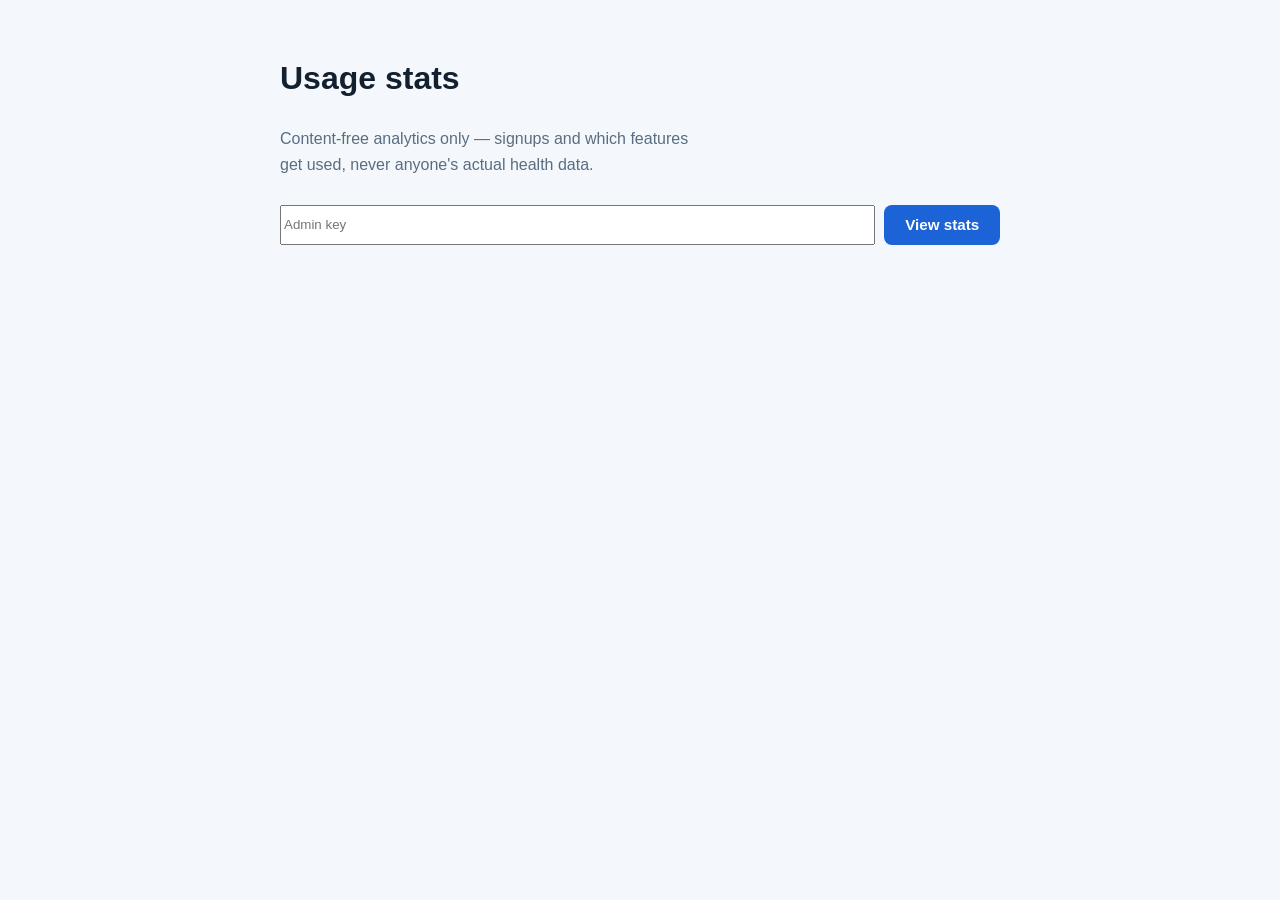
<file: voice-recovery-planner/account/admin.html>
<!doctype html>
<html lang="en">
<head>
<meta charset="UTF-8">
<meta name="viewport" content="width=device-width, initial-scale=1.0">
<title>Usage Stats — Voice Recovery Planner</title>
<link rel="icon" type="image/svg+xml" href="favicon.svg">
<link rel="stylesheet" href="style.css">
<style>
  .admin-wrap { max-width: 760px; margin: 0 auto; padding: 2rem 1.25rem; }
  .admin-key-row { display: flex; gap: 0.6rem; margin-bottom: 2rem; }
  .admin-key-row input { flex: 1; }
  .stat-tiles { margin-bottom: 2rem; }
  .admin-section { margin-bottom: 2rem; }
  .admin-section h2 { font-size: 1.1rem; margin: 0 0 0.9rem; }
  .admin-error { color: var(--crit); font-size: 0.9rem; margin-bottom: 1rem; display: none; }
  .admin-error.visible { display: block; }
</style>
</head>
<body>

<div class="admin-wrap">
  <h1>Usage stats</h1>
  <p class="subtitle">Content-free analytics only — signups and which features get used, never anyone's actual health data.</p>

  <div class="admin-key-row">
    <input type="password" id="admin-key-input" placeholder="Admin key">
    <button class="save-btn" id="admin-load-btn" style="margin-bottom:0;">View stats</button>
  </div>
  <p class="admin-error" id="admin-error"></p>

  <div id="admin-content" style="display:none;">
    <div class="stat-tiles" id="admin-stat-tiles"></div>

    <div class="admin-section">
      <h2>Feature usage (all-time)</h2>
      <table class="log-table" id="admin-events-table">
        <thead><tr><th>Event</th><th>Count</th></tr></thead>
        <tbody></tbody>
      </table>
    </div>

    <div class="admin-section">
      <h2>Recent signups</h2>
      <table class="log-table" id="admin-signups-table">
        <thead><tr><th>Email</th><th>Signed up</th><th>Last login</th></tr></thead>
        <tbody></tbody>
      </table>
    </div>
  </div>
</div>

<script>
(function () {
  "use strict";
  const API_BASE = "https://voice-recovery-planner-push.supaflux5.workers.dev";
  const KEY_STORAGE = "vrpAdminKey";

  const keyInput = document.getElementById("admin-key-input");
  const loadBtn = document.getElementById("admin-load-btn");
  const errorEl = document.getElementById("admin-error");
  const contentEl = document.getElementById("admin-content");

  const savedKey = localStorage.getItem(KEY_STORAGE);
  if (savedKey) {
    keyInput.value = savedKey;
    load();
  }

  loadBtn.addEventListener("click", load);

  async function load() {
    const key = keyInput.value.trim();
    if (!key) return;
    errorEl.classList.remove("visible");
    loadBtn.disabled = true;
    loadBtn.textContent = "Loading...";
    try {
      const res = await fetch(`${API_BASE}/api/admin/stats?key=${encodeURIComponent(key)}`);
      const data = await res.json();
      if (!res.ok) throw new Error(data.error || "Failed to load stats");
      localStorage.setItem(KEY_STORAGE, key);
      render(data);
    } catch (err) {
      errorEl.textContent = err.message;
      errorEl.classList.add("visible");
      contentEl.style.display = "none";
    } finally {
      loadBtn.disabled = false;
      loadBtn.textContent = "View stats";
    }
  }

  function render(data) {
    contentEl.style.display = "";

    const tilesEl = document.getElementById("admin-stat-tiles");
    tilesEl.innerHTML = "";
    [
      { label: "Total signups", value: String(data.totalUsers) },
      { label: "Active in last 7 days", value: String(data.activeLast7Days) },
      { label: "Active in last 30 days", value: String(data.activeLast30Days) },
    ].forEach((tile) => {
      const div = document.createElement("div");
      div.className = "stat-tile";
      const l = document.createElement("span");
      l.className = "stat-label";
      l.textContent = tile.label;
      const v = document.createElement("span");
      v.className = "stat-value";
      v.textContent = tile.value;
      div.appendChild(l);
      div.appendChild(v);
      tilesEl.appendChild(div);
    });
    tilesEl.style.display = "grid";
    tilesEl.style.gridTemplateColumns = "repeat(auto-fit, minmax(150px, 1fr))";
    tilesEl.style.gap = "0.75rem";

    const eventsBody = document.querySelector("#admin-events-table tbody");
    eventsBody.innerHTML = "";
    (data.eventsByType || []).forEach((row) => {
      const tr = document.createElement("tr");
      const tdEvent = document.createElement("td");
      tdEvent.textContent = row.event_type;
      const tdCount = document.createElement("td");
      tdCount.textContent = row.c;
      tr.appendChild(tdEvent);
      tr.appendChild(tdCount);
      eventsBody.appendChild(tr);
    });

    const signupsBody = document.querySelector("#admin-signups-table tbody");
    signupsBody.innerHTML = "";
    (data.recentSignups || []).forEach((row) => {
      const tr = document.createElement("tr");
      [row.email, row.created_at, row.last_login_at || "—"].forEach((val) => {
        const td = document.createElement("td");
        td.textContent = val;
        tr.appendChild(td);
      });
      signupsBody.appendChild(tr);
    });
  }
})();
</script>
</body>
</html>
</file>
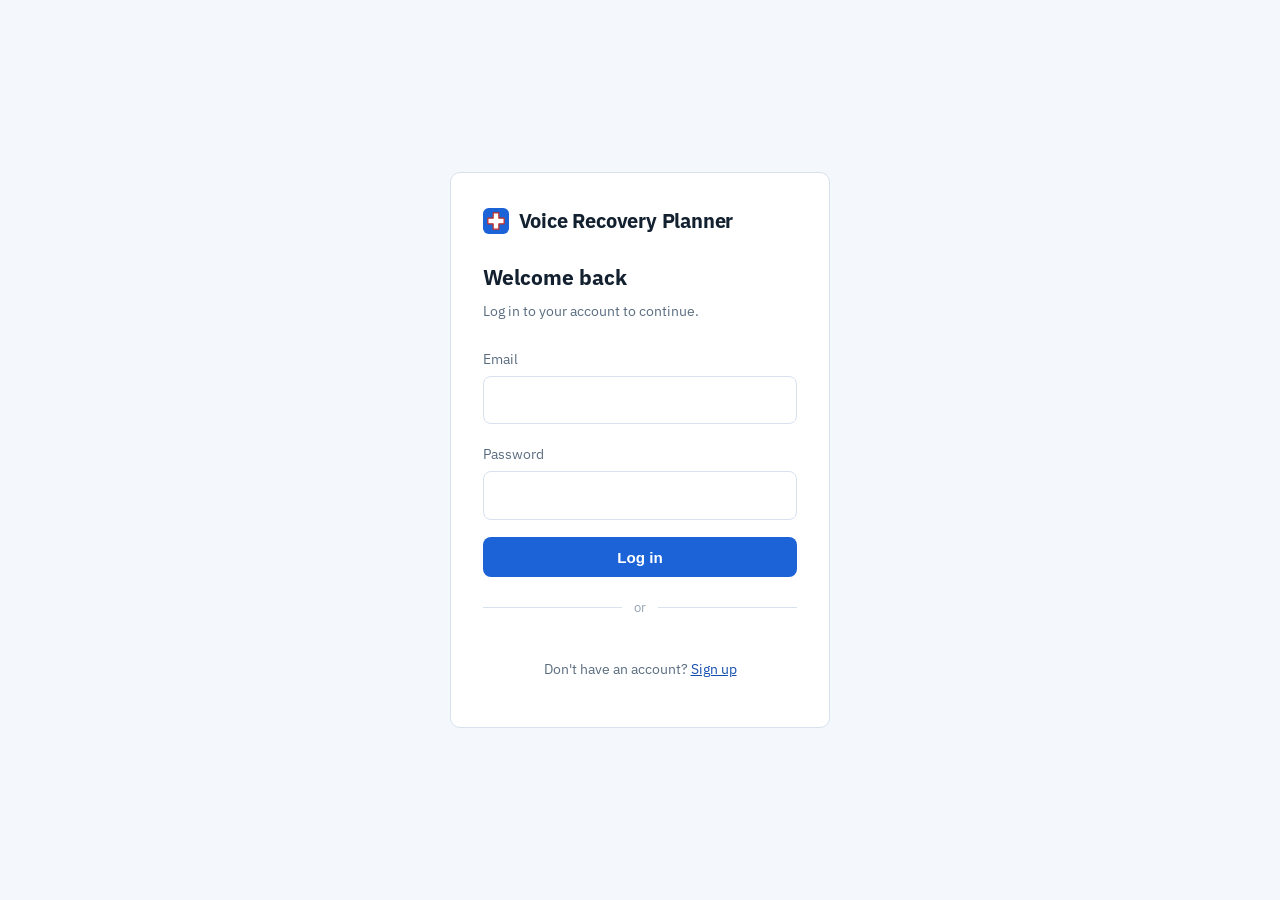
<file: voice-recovery-planner/account/login.html>
<!doctype html>
<html lang="en">
<head>
<meta charset="UTF-8">
<meta name="viewport" content="width=device-width, initial-scale=1.0">
<title>Sign in — Voice Recovery Planner</title>
<link rel="icon" type="image/svg+xml" href="favicon.svg">
<link rel="preconnect" href="https://fonts.googleapis.com">
<link rel="preconnect" href="https://fonts.gstatic.com" crossorigin>
<link href="https://fonts.googleapis.com/css2?family=IBM+Plex+Mono:wght@400;500;600&family=IBM+Plex+Sans:wght@400;500;600;700&display=swap" rel="stylesheet">
<link rel="stylesheet" href="style.css">
<style>
  .auth-wrap {
    min-height: 100vh;
    display: flex;
    align-items: center;
    justify-content: center;
    padding: 1.5rem;
  }
  .auth-card {
    width: 100%;
    max-width: 380px;
    background: var(--panel);
    border: 1px solid var(--border);
    border-radius: var(--radius);
    padding: 2rem;
  }
  .auth-logo {
    display: flex;
    align-items: center;
    gap: 0.6rem;
    margin-bottom: 1.5rem;
  }
  .auth-card h1 {
    font-size: 1.3rem;
    margin: 0 0 0.3rem;
  }
  .auth-subtitle {
    color: var(--ink-muted);
    font-size: 0.9rem;
    margin: 0 0 1.5rem;
  }
  .auth-error {
    background: #fdeceb;
    color: var(--crit);
    border: 1px solid #f3c6c2;
    border-radius: 8px;
    padding: 0.7rem 0.9rem;
    font-size: 0.85rem;
    margin-bottom: 1rem;
    display: none;
  }
  .auth-error.visible { display: block; }
  .auth-toggle {
    text-align: center;
    margin-top: 1.2rem;
    font-size: 0.88rem;
    color: var(--ink-muted);
  }
  .auth-toggle button {
    background: none;
    border: none;
    color: var(--accent-strong);
    font: inherit;
    cursor: pointer;
    text-decoration: underline;
    padding: 0;
  }
  .auth-submit { width: 100%; margin-bottom: 0; }
  .auth-divider {
    display: flex;
    align-items: center;
    gap: 0.75rem;
    margin: 1.3rem 0;
    color: var(--ink-faint);
    font-size: 0.8rem;
  }
  .auth-divider::before, .auth-divider::after {
    content: "";
    flex: 1;
    height: 1px;
    background: var(--border);
  }
  .google-btn-wrap {
    display: flex;
    justify-content: center;
  }
</style>
</head>
<body>

<div class="auth-wrap">
  <div class="auth-card">
    <div class="auth-logo">
      <svg width="26" height="26" viewBox="0 0 64 64" aria-hidden="true">
        <rect width="64" height="64" rx="14" fill="var(--accent)"/>
        <path d="M25,12 H39 V25 H52 V39 H39 V52 H25 V39 H12 V25 H25 Z"
              fill="#ffffff" stroke="var(--heartbeat)" stroke-width="3" stroke-linejoin="round"/>
      </svg>
      <span class="title">Voice Recovery Planner</span>
    </div>

    <h1 id="form-title">Welcome back</h1>
    <p class="auth-subtitle" id="form-subtitle">Log in to your account to continue.</p>

    <div class="auth-error" id="auth-error"></div>

    <form id="auth-form">
      <label class="field">Email
        <input type="email" id="auth-email" autocomplete="email" required>
      </label>
      <label class="field">Password
        <input type="password" id="auth-password" autocomplete="current-password" required minlength="8">
      </label>
      <button type="submit" class="save-btn auth-submit" id="auth-submit">Log in</button>
    </form>

    <div class="auth-divider"><span>or</span></div>

    <div id="g_id_signin" class="google-btn-wrap"></div>

    <p class="auth-toggle">
      <span id="toggle-prompt">Don't have an account?</span>
      <button type="button" id="toggle-mode">Sign up</button>
    </p>
  </div>
</div>

<script src="auth.js"></script>
<script src="https://accounts.google.com/gsi/client" async defer></script>
<script>
  (function () {
    if (window.VRPAuth.isLoggedIn()) {
      location.href = "index.html";
    }

    window.handleGoogleCredential = async function (response) {
      clearError();
      try {
        await window.VRPAuth.loginWithGoogle(response.credential);
        location.href = "index.html";
      } catch (err) {
        showError(err.message);
      }
    };

    function initGoogleButton() {
      if (!window.google || !window.google.accounts) {
        setTimeout(initGoogleButton, 200);
        return;
      }
      google.accounts.id.initialize({
        client_id: "894366959260-sk8q7ehd5v2phdl57i083s986manmku3.apps.googleusercontent.com",
        callback: window.handleGoogleCredential,
      });
      google.accounts.id.renderButton(document.getElementById("g_id_signin"), {
        theme: "outline",
        size: "large",
        width: 332,
        text: "continue_with",
      });
    }
    initGoogleButton();

    let mode = "login"; // or "signup"
    const form = document.getElementById("auth-form");
    const errorEl = document.getElementById("auth-error");
    const submitBtn = document.getElementById("auth-submit");
    const toggleBtn = document.getElementById("toggle-mode");
    const togglePrompt = document.getElementById("toggle-prompt");
    const titleEl = document.getElementById("form-title");
    const subtitleEl = document.getElementById("form-subtitle");

    function showError(msg) {
      errorEl.textContent = msg;
      errorEl.classList.add("visible");
    }

    function clearError() {
      errorEl.classList.remove("visible");
    }

    toggleBtn.addEventListener("click", () => {
      clearError();
      mode = mode === "login" ? "signup" : "login";
      if (mode === "signup") {
        titleEl.textContent = "Create your account";
        subtitleEl.textContent = "Password must be at least 8 characters.";
        submitBtn.textContent = "Sign up";
        togglePrompt.textContent = "Already have an account?";
        toggleBtn.textContent = "Log in";
      } else {
        titleEl.textContent = "Welcome back";
        subtitleEl.textContent = "Log in to your account to continue.";
        submitBtn.textContent = "Log in";
        togglePrompt.textContent = "Don't have an account?";
        toggleBtn.textContent = "Sign up";
      }
    });

    form.addEventListener("submit", async (e) => {
      e.preventDefault();
      clearError();
      const email = document.getElementById("auth-email").value.trim();
      const password = document.getElementById("auth-password").value;
      submitBtn.disabled = true;
      const originalText = submitBtn.textContent;
      submitBtn.textContent = mode === "login" ? "Logging in..." : "Signing up...";
      try {
        if (mode === "login") {
          await window.VRPAuth.login(email, password);
        } else {
          await window.VRPAuth.signup(email, password);
        }
        location.href = "index.html";
      } catch (err) {
        showError(err.message);
        submitBtn.disabled = false;
        submitBtn.textContent = originalText;
      }
    });
  })();
</script>
</body>
</html>
</file>
<file: style.css>
:root {
  --bg: #ffffff;
  --bg-alt: #f4f5f7;
  --text: #1a1d21;
  --text-muted: #565c66;
  --accent: #2454b8;
  --border: #e2e4e8;
  --card-bg: #ffffff;
}

@media (prefers-color-scheme: dark) {
  :root {
    --bg: #14161a;
    --bg-alt: #1b1e23;
    --text: #eceef1;
    --text-muted: #a3a9b3;
    --accent: #6fa0ff;
    --border: #2b2f36;
    --card-bg: #1e2127;
  }
}

* { box-sizing: border-box; }

body {
  margin: 0;
  font-family: -apple-system, BlinkMacSystemFont, "Segoe UI", Roboto, Helvetica, Arial, sans-serif;
  background: var(--bg);
  color: var(--text);
  line-height: 1.6;
}

.wrap {
  max-width: 760px;
  margin: 0 auto;
  padding: 0 1.5rem;
}

a { color: var(--accent); }

.site-header {
  border-bottom: 1px solid var(--border);
  position: sticky;
  top: 0;
  background: var(--bg);
  z-index: 10;
}

.site-header .wrap {
  display: flex;
  align-items: center;
  justify-content: space-between;
  padding-top: 0.9rem;
  padding-bottom: 0.9rem;
  flex-wrap: wrap;
  gap: 0.5rem;
}

.brand {
  font-weight: 700;
  font-size: 1.1rem;
}

.site-header nav a {
  margin-left: 1.25rem;
  text-decoration: none;
  color: var(--text-muted);
  font-size: 0.95rem;
}

.site-header nav a:first-child { margin-left: 0; }

.site-header nav a:hover { color: var(--accent); }

.hero {
  padding: 3.5rem 0 2.5rem;
}

.hero h1 {
  margin: 0 0 0.75rem;
  font-size: 2.2rem;
}

.hero .tagline {
  color: var(--text-muted);
  font-size: 1.15rem;
  max-width: 620px;
}

.section {
  padding: 2.75rem 0;
}

.section.alt {
  background: var(--bg-alt);
}

.section h2 {
  margin-top: 0;
  font-size: 1.5rem;
}

.cards {
  display: flex;
  flex-direction: column;
  gap: 1rem;
  margin: 1.5rem 0;
}

.card {
  background: var(--card-bg);
  border: 1px solid var(--border);
  border-radius: 10px;
  padding: 1.25rem 1.4rem;
}

.card h3 {
  margin-top: 0;
  margin-bottom: 0.5rem;
  font-size: 1.05rem;
}

.card p { margin-bottom: 0; color: var(--text-muted); }

.skills-heading, .press-heading {
  font-size: 1rem;
  color: var(--text-muted);
  text-transform: uppercase;
  letter-spacing: 0.04em;
  margin-bottom: 0.75rem;
}

.skills {
  list-style: none;
  padding: 0;
  margin: 0;
  display: flex;
  flex-wrap: wrap;
  gap: 0.5rem;
}

.skills li {
  background: var(--bg-alt);
  border: 1px solid var(--border);
  border-radius: 999px;
  padding: 0.3rem 0.85rem;
  font-size: 0.9rem;
  color: var(--text-muted);
}

.highlights {
  padding-left: 1.1rem;
}

.highlights li { margin-bottom: 0.75rem; }

.press {
  list-style: none;
  padding: 0;
}

.press li { margin-bottom: 0.6rem; }

footer.section p { margin: 0; }

footer.section h2 { margin-bottom: 0.75rem; }
</file>
<file: voice-recovery-planner/style.css>
/* ============================================================
   Voice Recovery Planner — clinical patient-app design system
   Grounded in real reference patterns (Apple Health, MyChart,
   Philips/Masimo/Tandem device UI): crisp whites + cool blues,
   a single purposeful accent, color as information not ornament,
   generous plain-language typography, no decorative animation.
   ============================================================ */

:root {
  /* grounds: crisp white, cool light-blue tint */
  --bg: #f4f8fc;
  --panel: #ffffff;
  --panel-raised: #eef4fb;

  /* ink */
  --ink: #12202f;
  --ink-muted: #5a6d80;
  --ink-faint: #93a3b3;

  /* structure */
  --border: #d7e2ee;
  --border-strong: #aec2d6;

  /* accent: single clinical blue, used purposefully */
  --accent: #1b63d6;
  --accent-strong: #144fb0;
  --accent-soft: #e4edfb;
  --accent-glow: rgba(27, 99, 214, 0.4);
  --on-accent: #ffffff;

  /* semantic status — reserved for real state, not decoration */
  --ok: #1b63d6;
  --warn: #b5750f;
  --crit: #c62f22;

  --font-display: "IBM Plex Sans", -apple-system, BlinkMacSystemFont, sans-serif;
  --font-mono: "IBM Plex Mono", ui-monospace, "SF Mono", Menlo, monospace;

  --radius: 10px;

  /* heartbeat mark: fixed red, independent of the interactive accent color,
     always on — this app does not follow system dark mode. */
  --heartbeat: #c62f22;
}

* { box-sizing: border-box; }

::selection {
  background: var(--accent-soft);
  color: var(--ink);
}

body {
  margin: 0;
  font-family: var(--font-display);
  background: var(--bg);
  color: var(--ink);
  line-height: 1.6;
  -webkit-font-smoothing: antialiased;
}

a { color: var(--accent-strong); }

.wrap {
  max-width: 760px;
  margin: 0 auto;
  padding: 0 1.25rem;
}

/* ---------- header ---------- */

.app-header {
  position: relative;
  border-bottom: 1px solid var(--border);
  padding: 1.1rem 0;
  background: var(--panel);
  overflow: hidden;
}

.app-header::after {
  content: "";
  position: absolute;
  inset: 0;
  background: linear-gradient(
    100deg,
    transparent 0%,
    var(--accent-glow) 45%,
    transparent 60%
  );
  background-size: 250% 100%;
  animation: shimmer 10s ease-in-out infinite;
  pointer-events: none;
}

#ecg-canvas {
  display: block;
  width: 100%;
  height: 32px;
  background: var(--panel);
  border-bottom: 1px solid var(--border);
}

@media (prefers-reduced-motion: reduce) {
  .app-header::after { animation: none; }
}

@keyframes shimmer {
  0%, 100% { background-position: 120% 0; }
  50% { background-position: -20% 0; }
}

.app-header .wrap {
  position: relative;
  display: flex;
  align-items: baseline;
  gap: 1rem;
  flex-wrap: wrap;
}

.profile-lockup {
  display: inline-flex;
  align-items: center;
  gap: 0.6rem;
}

.avatar {
  display: inline-flex;
  align-items: center;
  justify-content: center;
  width: 26px;
  height: 26px;
  border-radius: 50%;
  background: var(--accent);
  border: none;
  cursor: pointer;
  flex-shrink: 0;
  padding: 0;
}

.profile-nav {
  display: inline-flex;
  align-items: center;
  gap: 0.5rem;
}

.profile-nav-link {
  background: none;
  border: none;
  color: var(--ink-muted);
  font-size: 0.82rem;
  cursor: pointer;
  padding: 0;
  font: inherit;
  text-decoration: underline;
  text-underline-offset: 2px;
}

.profile-nav-link:hover {
  color: var(--accent-strong);
}

.avatar.profile-nav-link,
.avatar.profile-nav-link:hover {
  background: var(--accent);
  color: var(--on-accent);
  text-decoration: none;
}

.avatar.profile-nav-link:hover {
  background: var(--accent-strong);
}

.logo-lockup {
  display: inline-flex;
  align-items: center;
  gap: 0.5rem;
}

.title {
  font-weight: 700;
  font-size: 1.25rem;
  letter-spacing: -0.01em;
}

/* ---------- reminders bar ---------- */

.reminders-bar {
  background: var(--panel-raised);
  border-bottom: 1px solid var(--border);
}

.reminders-bar .wrap {
  display: flex;
  align-items: center;
  justify-content: space-between;
  gap: 1rem;
  padding: 0.6rem 1.25rem;
  flex-wrap: wrap;
}

.status-line {
  display: inline-flex;
  align-items: center;
  gap: 0.55rem;
}

.status-dot {
  width: 9px;
  height: 9px;
  border-radius: 50%;
  background: var(--ink-faint);
  flex-shrink: 0;
}

.status-dot.active {
  background: var(--accent);
}

#reminders-status {
  font-size: 0.85rem;
  color: var(--ink-muted);
}

/* ---------- tabs ---------- */

.tabs {
  border-bottom: 1px solid var(--border);
  background: var(--panel);
  position: sticky;
  top: 0;
  z-index: 5;
}

.tabs::after {
  content: "";
  position: absolute;
  top: 0;
  right: 0;
  bottom: 0;
  width: 28px;
  background: linear-gradient(to right, transparent, var(--panel));
  pointer-events: none;
}

.tabs-scroll {
  display: flex;
  gap: 0.3rem;
  overflow-x: auto;
  padding: 0.6rem 1.25rem;
  position: relative;
}

/* ---------- wide-content scroll wrappers ---------- */

.table-scroll {
  overflow-x: auto;
  margin-bottom: 1rem;
}

.table-scroll table.log-table {
  margin-bottom: 0;
}

.tab {
  flex: 0 0 auto;
  border: 1px solid transparent;
  background: transparent;
  color: var(--ink-muted);
  font-size: 0.88rem;
  font-weight: 500;
  padding: 0.5rem 0.9rem;
  border-radius: 999px;
  cursor: pointer;
  white-space: nowrap;
  transition: color 0.15s, background 0.15s;
}

.tab:hover {
  color: var(--ink);
  background: var(--panel-raised);
}

.tab-hidden {
  display: none;
}

/* On wider screens there's no reason to hide tabs behind a horizontal
   scroll — wrap them onto a second row so every tab stays visible and
   discoverable without a scroll gesture. */
@media (min-width: 640px) {
  .tabs::after {
    display: none;
  }
  .tabs-scroll {
    flex-wrap: wrap;
    overflow-x: visible;
  }
}

.tab.active {
  background: var(--accent-soft);
  color: var(--accent-strong);
  font-weight: 600;
}

/* ---------- content ---------- */

main.wrap {
  padding-top: 1.85rem;
  padding-bottom: 2.5rem;
}

.panel { display: none; }
.panel.active { display: block; }

.panel h2 {
  margin: 0 0 0.3rem;
  font-size: 1.5rem;
  letter-spacing: -0.01em;
  text-wrap: balance;
}

.subtitle {
  color: var(--ink-muted);
  margin: 0 0 1.75rem;
  max-width: 46ch;
}

.panel h3 {
  margin: 1.75rem 0 0.9rem;
  font-size: 1.1rem;
  font-weight: 600;
  color: var(--ink);
}

.panel h3:first-of-type {
  margin-top: 0;
}

.field-optional {
  font-weight: 400;
  color: var(--ink-faint);
}

.field {
  display: block;
  margin-bottom: 1.1rem;
  font-size: 0.9rem;
  color: var(--ink-muted);
}

.field input, .field textarea {
  display: block;
  width: 100%;
  margin-top: 0.4rem;
  padding: 0.65rem 0.75rem;
  border: 1px solid var(--border);
  border-radius: 8px;
  background: var(--panel);
  color: var(--ink);
  font: inherit;
  font-size: 1rem;
}

.field input[type="date"] {
  font-variant-numeric: tabular-nums;
}

.field input:focus, .field textarea:focus {
  outline: none;
  border-color: var(--accent);
  box-shadow: 0 0 0 3px var(--accent-soft);
}

.field-label {
  font-size: 0.85rem;
  font-weight: 600;
  color: var(--ink-muted);
  margin: 0 0 0.65rem;
}

/* ---------- checklists ---------- */

.checklist {
  display: flex;
  flex-direction: column;
  gap: 0.7rem;
  margin-bottom: 1.4rem;
}

.checklist label {
  display: flex;
  align-items: center;
  gap: 0.7rem;
  font-size: 0.98rem;
}

input[type="checkbox"] {
  appearance: none;
  -webkit-appearance: none;
  width: 20px;
  height: 20px;
  min-width: 20px;
  border: 1.5px solid var(--border-strong);
  border-radius: 5px;
  background: var(--panel);
  cursor: pointer;
  position: relative;
  transition: border-color 0.15s, background 0.15s;
}

input[type="checkbox"]:hover { border-color: var(--accent); }

input[type="checkbox"]:checked {
  background: var(--accent);
  border-color: var(--accent);
}

input[type="checkbox"]:checked::after {
  content: "";
  position: absolute;
  left: 6px;
  top: 2px;
  width: 5px;
  height: 10px;
  border: solid var(--on-accent);
  border-width: 0 2px 2px 0;
  transform: rotate(45deg);
}

/* ---------- pills: single-select ---------- */

.pill-group {
  display: flex;
  flex-wrap: wrap;
  gap: 0.5rem;
  margin-bottom: 1.4rem;
}

.pill-group button {
  border: 1px solid var(--border);
  background: var(--panel);
  color: var(--ink-muted);
  padding: 0.45rem 1rem;
  border-radius: 999px;
  font-size: 0.88rem;
  cursor: pointer;
  transition: border-color 0.15s, color 0.15s, background 0.15s;
}

.pill-group button:hover { border-color: var(--accent); color: var(--ink); }

.pill-group button.selected {
  background: var(--accent);
  color: var(--on-accent);
  border-color: var(--accent);
  font-weight: 600;
}

/* ---------- buttons ---------- */

.save-btn, .add-row-btn {
  background: var(--accent);
  color: var(--on-accent);
  border: none;
  padding: 0.7rem 1.3rem;
  border-radius: 8px;
  font-size: 0.95rem;
  font-weight: 600;
  cursor: pointer;
  margin-bottom: 1.5rem;
  transition: background 0.15s, transform 0.05s;
}

.save-btn:hover, .add-row-btn:hover {
  background: var(--accent-strong);
}

.save-btn:active, .add-row-btn:active { transform: translateY(1px); }

.save-btn.small {
  margin-bottom: 0;
  padding: 0.45rem 1rem;
  font-size: 0.85rem;
}

/* ---------- cards ---------- */

.card {
  background: var(--panel);
  border: 1px solid var(--border);
  border-radius: var(--radius);
  padding: 1.1rem 1.3rem;
  margin-bottom: 1.25rem;
}

.card h3 {
  margin-top: 0;
  font-size: 1rem;
  font-weight: 600;
  color: var(--ink);
}

/* ---------- resource / crisis-support card ---------- */

.resource-card {
  background: var(--accent-soft);
  border: 1px solid var(--border);
  border-left: 4px solid var(--accent);
  border-radius: var(--radius);
  padding: 1.1rem 1.3rem;
  margin-bottom: 1.5rem;
}

.resource-card h3 {
  margin: 0 0 0.5rem;
  font-size: 0.95rem;
  font-weight: 700;
  color: var(--accent-strong);
}

.resource-card h3:not(:first-child) {
  margin-top: 1rem;
}

.resource-card ul {
  margin: 0;
  padding-left: 1.2rem;
}

.resource-card li {
  margin-bottom: 0.4rem;
  font-size: 0.92rem;
}

.resource-note {
  margin: 0.85rem 0 0;
  font-size: 0.8rem;
  color: var(--ink-muted);
  font-style: italic;
}

.week-grid {
  display: grid;
  grid-template-columns: repeat(7, 1fr);
  gap: 0.5rem;
  text-align: center;
}

.week-grid .day {
  display: flex;
  flex-direction: column;
  align-items: center;
  gap: 0.4rem;
  font-size: 0.75rem;
  color: var(--ink-muted);
}

.week-grid input[type="checkbox"] {
  width: 22px;
  height: 22px;
}

.week-grid input[type="checkbox"]:checked::after {
  left: 7px;
  top: 3px;
}

/* ---------- tables ---------- */

table.log-table {
  width: 100%;
  border-collapse: collapse;
  margin-bottom: 1rem;
  font-size: 0.9rem;
}

table.log-table th {
  text-align: left;
  background: var(--panel-raised);
  color: var(--ink-muted);
  padding: 0.6rem 0.55rem;
  font-size: 0.78rem;
  font-weight: 600;
}

table.log-table td {
  border: 1px solid var(--border);
  padding: 0.3rem;
}

table.log-table input {
  width: 100%;
  border: none;
  background: transparent;
  color: var(--ink);
  font: inherit;
  padding: 0.4rem;
}

table.log-table input[type="date"],
table.log-table input:not([type]),
table.log-table input[type="text"] {
  font-variant-numeric: tabular-nums;
}

table.log-table input:focus {
  outline: 1px solid var(--accent);
  border-radius: 3px;
}

table.log-table input[type="checkbox"] {
  width: 18px;
  height: 18px;
}

.row-remove {
  background: none;
  border: none;
  color: var(--crit);
  cursor: pointer;
  font-size: 1.05rem;
}

/* ---------- milestones ---------- */

.milestone-list {
  display: flex;
  flex-direction: column;
  gap: 0.75rem;
}

.milestone-item {
  display: flex;
  align-items: center;
  gap: 0.8rem;
  background: var(--panel);
  border: 1px solid var(--border);
  border-radius: var(--radius);
  padding: 0.8rem 1rem;
}

.milestone-item:has(input:checked) {
  background: var(--accent-soft);
  border-color: var(--accent);
}

.milestone-item input[type="checkbox"] {
  width: 22px;
  height: 22px;
  flex-shrink: 0;
}

.milestone-item .label {
  flex: 1;
  font-size: 0.96rem;
}

.milestone-item input[type="date"] {
  border: 1px solid var(--border);
  background: var(--panel);
  color: var(--ink-muted);
  border-radius: 6px;
  padding: 0.35rem 0.55rem;
  font-size: 0.82rem;
  font-variant-numeric: tabular-nums;
}

/* ---------- history entries ---------- */

.history {
  border-top: 1px solid var(--border);
  padding-top: 1rem;
}

.history-entry {
  background: var(--panel);
  border: 1px solid var(--border);
  border-radius: var(--radius);
  padding: 0.85rem 1.1rem;
  margin-bottom: 0.75rem;
  font-size: 0.92rem;
}

.history-entry .entry-date {
  font-weight: 700;
  font-size: 0.85rem;
  color: var(--accent-strong);
  margin-bottom: 0.3rem;
  font-variant-numeric: tabular-nums;
}

/* ---------- footer ---------- */

.app-footer {
  border-top: 1px solid var(--border);
  padding: 1rem 0 2rem;
}

.app-footer p {
  color: var(--ink-muted);
  font-size: 0.82rem;
  margin: 0;
}

.link-btn {
  background: none;
  border: none;
  color: var(--accent-strong);
  cursor: pointer;
  font-size: 0.82rem;
  padding: 0;
  text-decoration: underline;
}

.link-btn.danger {
  color: var(--crit);
}

/* ---------- tracking: profile summary ---------- */

.profile-summary {
  background: var(--panel);
  border: 1px solid var(--border);
  border-radius: var(--radius);
  padding: 1.1rem 1.3rem;
  margin-bottom: 1.25rem;
}

.profile-summary h3 {
  margin: 0 0 0.9rem;
  font-size: 1rem;
  font-weight: 600;
  color: var(--ink);
}

.profile-summary-grid {
  display: grid;
  grid-template-columns: repeat(auto-fit, minmax(180px, 1fr));
  gap: 0.75rem 1.5rem;
}

.profile-summary-item {
  display: flex;
  flex-direction: column;
  gap: 0.2rem;
}

.profile-summary-label {
  font-size: 0.75rem;
  color: var(--ink-muted);
}

.profile-summary-value {
  font-size: 0.95rem;
  color: var(--ink);
  font-weight: 500;
}

/* ---------- tracking: stat tiles ---------- */

.stat-tiles {
  display: grid;
  grid-template-columns: repeat(auto-fit, minmax(150px, 1fr));
  gap: 0.75rem;
  margin-bottom: 1.5rem;
}

.stat-tile {
  display: flex;
  flex-direction: column;
  gap: 0.35rem;
  background: var(--panel);
  border: 1px solid var(--border);
  border-radius: var(--radius);
  padding: 0.9rem 1rem;
}

.stat-label {
  font-size: 0.78rem;
  color: var(--ink-muted);
}

.stat-value {
  font-size: 1.6rem;
  font-weight: 600;
  color: var(--ink);
}

/* ---------- tracking: chart cards ---------- */

.chart-card {
  background: var(--panel);
  border: 1px solid var(--border);
  border-radius: var(--radius);
  padding: 1.1rem 1.3rem;
  margin-bottom: 1.25rem;
}

.chart-card h3 {
  margin: 0 0 0.9rem;
  font-size: 1rem;
  font-weight: 600;
  color: var(--ink);
}

.chart-wrap {
  position: relative;
}

.chart-svg {
  display: block;
  width: 100%;
  height: auto;
}

.chart-grid {
  stroke: var(--border);
  stroke-width: 1;
}

.chart-tick, .chart-axis-label {
  fill: var(--ink-faint);
  font-size: 8px;
  font-family: var(--font-display);
}

.bar-mark { cursor: pointer; }
.bar-mark rect { transition: opacity 0.1s; }
.bar-mark:hover rect, .bar-mark.mark-hover rect, .bar-mark:focus rect {
  opacity: 0.75;
}
.bar-mark:focus { outline: none; }

.donut-svg { width: 160px; max-width: 100%; height: auto; margin: 0 auto; display: block; }

.donut-slice { cursor: pointer; transition: opacity 0.1s; }
.donut-slice:hover, .donut-slice.mark-hover, .donut-slice:focus {
  opacity: 0.8;
  outline: none;
}

.donut-center-value {
  font-size: 20px;
  font-weight: 700;
  fill: var(--ink);
  font-family: var(--font-display);
}

.donut-center-label {
  font-size: 8px;
  fill: var(--ink-faint);
  font-family: var(--font-display);
}

.chart-legend {
  display: flex;
  flex-wrap: wrap;
  justify-content: center;
  gap: 0.6rem 1.1rem;
  margin-top: 0.9rem;
}

.legend-item {
  display: inline-flex;
  align-items: center;
  gap: 0.4rem;
  font-size: 0.82rem;
  color: var(--ink-muted);
}

.legend-swatch {
  width: 10px;
  height: 10px;
  border-radius: 2px;
  flex-shrink: 0;
}

.chart-tooltip {
  position: absolute;
  transform: translate(-50%, -100%);
  background: var(--ink);
  color: #ffffff;
  font-size: 0.78rem;
  padding: 0.35rem 0.6rem;
  border-radius: 6px;
  white-space: nowrap;
  pointer-events: none;
  opacity: 0;
  transition: opacity 0.1s;
  z-index: 10;
}

.chart-tooltip.visible { opacity: 1; }

.chart-empty {
  color: var(--ink-muted);
  font-size: 0.9rem;
  padding: 1.5rem 0;
  text-align: center;
}

.chart-table {
  margin-top: 0.75rem;
}

.chart-table summary {
  font-size: 0.82rem;
  color: var(--accent-strong);
  cursor: pointer;
}

.chart-data-table {
  margin-top: 0.6rem;
  margin-bottom: 0;
}

/* ---------- print (for sharing the Tracking page) ---------- */

@media print {
  .app-header, #ecg-canvas, .reminders-bar, .tabs, .app-footer, .no-print {
    display: none !important;
  }
  main.wrap { padding-top: 0; }
  .panel { display: none !important; }
  #tracking.panel { display: block !important; }
  .chart-card, .stat-tile, .profile-summary { break-inside: avoid; }
}
</file>
<file: voice-recovery-planner/account/style.css>
/* ============================================================
   Voice Recovery Planner — clinical patient-app design system
   Grounded in real reference patterns (Apple Health, MyChart,
   Philips/Masimo/Tandem device UI): crisp whites + cool blues,
   a single purposeful accent, color as information not ornament,
   generous plain-language typography, no decorative animation.
   ============================================================ */

:root {
  /* grounds: crisp white, cool light-blue tint */
  --bg: #f4f8fc;
  --panel: #ffffff;
  --panel-raised: #eef4fb;

  /* ink */
  --ink: #12202f;
  --ink-muted: #5a6d80;
  --ink-faint: #93a3b3;

  /* structure */
  --border: #d7e2ee;
  --border-strong: #aec2d6;

  /* accent: single clinical blue, used purposefully */
  --accent: #1b63d6;
  --accent-strong: #144fb0;
  --accent-soft: #e4edfb;
  --accent-glow: rgba(27, 99, 214, 0.4);
  --on-accent: #ffffff;

  /* semantic status — reserved for real state, not decoration */
  --ok: #1b63d6;
  --warn: #b5750f;
  --crit: #c62f22;

  --font-display: "IBM Plex Sans", -apple-system, BlinkMacSystemFont, sans-serif;
  --font-mono: "IBM Plex Mono", ui-monospace, "SF Mono", Menlo, monospace;

  --radius: 10px;

  /* heartbeat mark: fixed red, independent of the interactive accent color,
     always on — this app does not follow system dark mode. */
  --heartbeat: #c62f22;
}

* { box-sizing: border-box; }

::selection {
  background: var(--accent-soft);
  color: var(--ink);
}

body {
  margin: 0;
  font-family: var(--font-display);
  background: var(--bg);
  color: var(--ink);
  line-height: 1.6;
  -webkit-font-smoothing: antialiased;
}

a { color: var(--accent-strong); }

.wrap {
  max-width: 760px;
  margin: 0 auto;
  padding: 0 1.25rem;
}

/* ---------- header ---------- */

.app-header {
  position: relative;
  border-bottom: 1px solid var(--border);
  padding: 1.1rem 0;
  background: var(--panel);
  overflow: hidden;
}

.app-header::after {
  content: "";
  position: absolute;
  inset: 0;
  background: linear-gradient(
    100deg,
    transparent 0%,
    var(--accent-glow) 45%,
    transparent 60%
  );
  background-size: 250% 100%;
  animation: shimmer 10s ease-in-out infinite;
  pointer-events: none;
}

#ecg-canvas {
  display: block;
  width: 100%;
  height: 32px;
  background: var(--panel);
  border-bottom: 1px solid var(--border);
}

@media (prefers-reduced-motion: reduce) {
  .app-header::after { animation: none; }
}

@keyframes shimmer {
  0%, 100% { background-position: 120% 0; }
  50% { background-position: -20% 0; }
}

.app-header .wrap {
  position: relative;
  display: flex;
  align-items: baseline;
  gap: 1rem;
  flex-wrap: wrap;
}

.profile-lockup {
  display: inline-flex;
  align-items: center;
  gap: 0.6rem;
}

.avatar {
  display: inline-flex;
  align-items: center;
  justify-content: center;
  width: 26px;
  height: 26px;
  border-radius: 50%;
  background: var(--accent);
  border: none;
  cursor: pointer;
  flex-shrink: 0;
  padding: 0;
}

.profile-nav {
  display: inline-flex;
  align-items: center;
  gap: 0.5rem;
}

.profile-nav-link {
  background: none;
  border: none;
  color: var(--ink-muted);
  font-size: 0.82rem;
  cursor: pointer;
  padding: 0;
  font: inherit;
  text-decoration: underline;
  text-underline-offset: 2px;
}

.profile-nav-link:hover {
  color: var(--accent-strong);
}

.avatar.profile-nav-link,
.avatar.profile-nav-link:hover {
  background: var(--accent);
  color: var(--on-accent);
  text-decoration: none;
}

.avatar.profile-nav-link:hover {
  background: var(--accent-strong);
}

.logo-lockup {
  display: inline-flex;
  align-items: center;
  gap: 0.5rem;
}

.title {
  font-weight: 700;
  font-size: 1.25rem;
  letter-spacing: -0.01em;
}

/* ---------- reminders bar ---------- */

.reminders-bar {
  background: var(--panel-raised);
  border-bottom: 1px solid var(--border);
}

.reminders-bar .wrap {
  display: flex;
  align-items: center;
  justify-content: space-between;
  gap: 1rem;
  padding: 0.6rem 1.25rem;
  flex-wrap: wrap;
}

.status-line {
  display: inline-flex;
  align-items: center;
  gap: 0.55rem;
}

.status-dot {
  width: 9px;
  height: 9px;
  border-radius: 50%;
  background: var(--ink-faint);
  flex-shrink: 0;
}

.status-dot.active {
  background: var(--accent);
}

#reminders-status {
  font-size: 0.85rem;
  color: var(--ink-muted);
}

/* ---------- tabs ---------- */

.tabs {
  border-bottom: 1px solid var(--border);
  background: var(--panel);
  position: sticky;
  top: 0;
  z-index: 5;
}

.tabs::after {
  content: "";
  position: absolute;
  top: 0;
  right: 0;
  bottom: 0;
  width: 28px;
  background: linear-gradient(to right, transparent, var(--panel));
  pointer-events: none;
}

.tabs-scroll {
  display: flex;
  gap: 0.3rem;
  overflow-x: auto;
  padding: 0.6rem 1.25rem;
  position: relative;
}

/* ---------- wide-content scroll wrappers ---------- */

.table-scroll {
  overflow-x: auto;
  margin-bottom: 1rem;
}

.table-scroll table.log-table {
  margin-bottom: 0;
}

.tab {
  flex: 0 0 auto;
  border: 1px solid transparent;
  background: transparent;
  color: var(--ink-muted);
  font-size: 0.88rem;
  font-weight: 500;
  padding: 0.5rem 0.9rem;
  border-radius: 999px;
  cursor: pointer;
  white-space: nowrap;
  transition: color 0.15s, background 0.15s;
}

.tab:hover {
  color: var(--ink);
  background: var(--panel-raised);
}

.tab-hidden {
  display: none;
}

/* On wider screens there's no reason to hide tabs behind a horizontal
   scroll — wrap them onto a second row so every tab stays visible and
   discoverable without a scroll gesture. */
@media (min-width: 640px) {
  .tabs::after {
    display: none;
  }
  .tabs-scroll {
    flex-wrap: wrap;
    overflow-x: visible;
  }
}

.tab.active {
  background: var(--accent-soft);
  color: var(--accent-strong);
  font-weight: 600;
}

/* ---------- content ---------- */

main.wrap {
  padding-top: 1.85rem;
  padding-bottom: 2.5rem;
}

.panel { display: none; }
.panel.active { display: block; }

.panel h2 {
  margin: 0 0 0.3rem;
  font-size: 1.5rem;
  letter-spacing: -0.01em;
  text-wrap: balance;
}

.subtitle {
  color: var(--ink-muted);
  margin: 0 0 1.75rem;
  max-width: 46ch;
}

.panel h3 {
  margin: 1.75rem 0 0.9rem;
  font-size: 1.1rem;
  font-weight: 600;
  color: var(--ink);
}

.panel h3:first-of-type {
  margin-top: 0;
}

.field-optional {
  font-weight: 400;
  color: var(--ink-faint);
}

.field {
  display: block;
  margin-bottom: 1.1rem;
  font-size: 0.9rem;
  color: var(--ink-muted);
}

.field input, .field textarea {
  display: block;
  width: 100%;
  margin-top: 0.4rem;
  padding: 0.65rem 0.75rem;
  border: 1px solid var(--border);
  border-radius: 8px;
  background: var(--panel);
  color: var(--ink);
  font: inherit;
  font-size: 1rem;
}

.field input[type="date"] {
  font-variant-numeric: tabular-nums;
}

.field input:focus, .field textarea:focus {
  outline: none;
  border-color: var(--accent);
  box-shadow: 0 0 0 3px var(--accent-soft);
}

.field-label {
  font-size: 0.85rem;
  font-weight: 600;
  color: var(--ink-muted);
  margin: 0 0 0.65rem;
}

/* ---------- checklists ---------- */

.checklist {
  display: flex;
  flex-direction: column;
  gap: 0.7rem;
  margin-bottom: 1.4rem;
}

.checklist label {
  display: flex;
  align-items: center;
  gap: 0.7rem;
  font-size: 0.98rem;
}

input[type="checkbox"] {
  appearance: none;
  -webkit-appearance: none;
  width: 20px;
  height: 20px;
  min-width: 20px;
  border: 1.5px solid var(--border-strong);
  border-radius: 5px;
  background: var(--panel);
  cursor: pointer;
  position: relative;
  transition: border-color 0.15s, background 0.15s;
}

input[type="checkbox"]:hover { border-color: var(--accent); }

input[type="checkbox"]:checked {
  background: var(--accent);
  border-color: var(--accent);
}

input[type="checkbox"]:checked::after {
  content: "";
  position: absolute;
  left: 6px;
  top: 2px;
  width: 5px;
  height: 10px;
  border: solid var(--on-accent);
  border-width: 0 2px 2px 0;
  transform: rotate(45deg);
}

/* ---------- pills: single-select ---------- */

.pill-group {
  display: flex;
  flex-wrap: wrap;
  gap: 0.5rem;
  margin-bottom: 1.4rem;
}

.pill-group button {
  border: 1px solid var(--border);
  background: var(--panel);
  color: var(--ink-muted);
  padding: 0.45rem 1rem;
  border-radius: 999px;
  font-size: 0.88rem;
  cursor: pointer;
  transition: border-color 0.15s, color 0.15s, background 0.15s;
}

.pill-group button:hover { border-color: var(--accent); color: var(--ink); }

.pill-group button.selected {
  background: var(--accent);
  color: var(--on-accent);
  border-color: var(--accent);
  font-weight: 600;
}

/* ---------- buttons ---------- */

.save-btn, .add-row-btn {
  background: var(--accent);
  color: var(--on-accent);
  border: none;
  padding: 0.7rem 1.3rem;
  border-radius: 8px;
  font-size: 0.95rem;
  font-weight: 600;
  cursor: pointer;
  margin-bottom: 1.5rem;
  transition: background 0.15s, transform 0.05s;
}

.save-btn:hover, .add-row-btn:hover {
  background: var(--accent-strong);
}

.save-btn:active, .add-row-btn:active { transform: translateY(1px); }

.save-btn.small {
  margin-bottom: 0;
  padding: 0.45rem 1rem;
  font-size: 0.85rem;
}

/* ---------- cards ---------- */

.card {
  background: var(--panel);
  border: 1px solid var(--border);
  border-radius: var(--radius);
  padding: 1.1rem 1.3rem;
  margin-bottom: 1.25rem;
}

.card h3 {
  margin-top: 0;
  font-size: 1rem;
  font-weight: 600;
  color: var(--ink);
}

/* ---------- resource / crisis-support card ---------- */

.resource-card {
  background: var(--accent-soft);
  border: 1px solid var(--border);
  border-left: 4px solid var(--accent);
  border-radius: var(--radius);
  padding: 1.1rem 1.3rem;
  margin-bottom: 1.5rem;
}

.resource-card h3 {
  margin: 0 0 0.5rem;
  font-size: 0.95rem;
  font-weight: 700;
  color: var(--accent-strong);
}

.resource-card h3:not(:first-child) {
  margin-top: 1rem;
}

.resource-card ul {
  margin: 0;
  padding-left: 1.2rem;
}

.resource-card li {
  margin-bottom: 0.4rem;
  font-size: 0.92rem;
}

.resource-note {
  margin: 0.85rem 0 0;
  font-size: 0.8rem;
  color: var(--ink-muted);
  font-style: italic;
}

.week-grid {
  display: grid;
  grid-template-columns: repeat(7, 1fr);
  gap: 0.5rem;
  text-align: center;
}

.week-grid .day {
  display: flex;
  flex-direction: column;
  align-items: center;
  gap: 0.4rem;
  font-size: 0.75rem;
  color: var(--ink-muted);
}

.week-grid input[type="checkbox"] {
  width: 22px;
  height: 22px;
}

.week-grid input[type="checkbox"]:checked::after {
  left: 7px;
  top: 3px;
}

/* ---------- tables ---------- */

table.log-table {
  width: 100%;
  border-collapse: collapse;
  margin-bottom: 1rem;
  font-size: 0.9rem;
}

table.log-table th {
  text-align: left;
  background: var(--panel-raised);
  color: var(--ink-muted);
  padding: 0.6rem 0.55rem;
  font-size: 0.78rem;
  font-weight: 600;
}

table.log-table td {
  border: 1px solid var(--border);
  padding: 0.3rem;
}

table.log-table input {
  width: 100%;
  border: none;
  background: transparent;
  color: var(--ink);
  font: inherit;
  padding: 0.4rem;
}

table.log-table input[type="date"],
table.log-table input:not([type]),
table.log-table input[type="text"] {
  font-variant-numeric: tabular-nums;
}

table.log-table input:focus {
  outline: 1px solid var(--accent);
  border-radius: 3px;
}

table.log-table input[type="checkbox"] {
  width: 18px;
  height: 18px;
}

.row-remove {
  background: none;
  border: none;
  color: var(--crit);
  cursor: pointer;
  font-size: 1.05rem;
}

/* ---------- milestones ---------- */

.milestone-list {
  display: flex;
  flex-direction: column;
  gap: 0.75rem;
}

.milestone-item {
  display: flex;
  align-items: center;
  gap: 0.8rem;
  background: var(--panel);
  border: 1px solid var(--border);
  border-radius: var(--radius);
  padding: 0.8rem 1rem;
}

.milestone-item:has(input:checked) {
  background: var(--accent-soft);
  border-color: var(--accent);
}

.milestone-item input[type="checkbox"] {
  width: 22px;
  height: 22px;
  flex-shrink: 0;
}

.milestone-item .label {
  flex: 1;
  font-size: 0.96rem;
}

.milestone-item input[type="date"] {
  border: 1px solid var(--border);
  background: var(--panel);
  color: var(--ink-muted);
  border-radius: 6px;
  padding: 0.35rem 0.55rem;
  font-size: 0.82rem;
  font-variant-numeric: tabular-nums;
}

/* ---------- history entries ---------- */

.history {
  border-top: 1px solid var(--border);
  padding-top: 1rem;
}

.history-entry {
  background: var(--panel);
  border: 1px solid var(--border);
  border-radius: var(--radius);
  padding: 0.85rem 1.1rem;
  margin-bottom: 0.75rem;
  font-size: 0.92rem;
}

.history-entry .entry-date {
  font-weight: 700;
  font-size: 0.85rem;
  color: var(--accent-strong);
  margin-bottom: 0.3rem;
  font-variant-numeric: tabular-nums;
}

/* ---------- footer ---------- */

.app-footer {
  border-top: 1px solid var(--border);
  padding: 1rem 0 2rem;
}

.app-footer p {
  color: var(--ink-muted);
  font-size: 0.82rem;
  margin: 0;
}

.link-btn {
  background: none;
  border: none;
  color: var(--accent-strong);
  cursor: pointer;
  font-size: 0.82rem;
  padding: 0;
  text-decoration: underline;
}

.link-btn.danger {
  color: var(--crit);
}

/* ---------- tracking: profile summary ---------- */

.profile-summary {
  background: var(--panel);
  border: 1px solid var(--border);
  border-radius: var(--radius);
  padding: 1.1rem 1.3rem;
  margin-bottom: 1.25rem;
}

.profile-summary h3 {
  margin: 0 0 0.9rem;
  font-size: 1rem;
  font-weight: 600;
  color: var(--ink);
}

.profile-summary-grid {
  display: grid;
  grid-template-columns: repeat(auto-fit, minmax(180px, 1fr));
  gap: 0.75rem 1.5rem;
}

.profile-summary-item {
  display: flex;
  flex-direction: column;
  gap: 0.2rem;
}

.profile-summary-label {
  font-size: 0.75rem;
  color: var(--ink-muted);
}

.profile-summary-value {
  font-size: 0.95rem;
  color: var(--ink);
  font-weight: 500;
}

/* ---------- tracking: stat tiles ---------- */

.stat-tiles {
  display: grid;
  grid-template-columns: repeat(auto-fit, minmax(150px, 1fr));
  gap: 0.75rem;
  margin-bottom: 1.5rem;
}

.stat-tile {
  display: flex;
  flex-direction: column;
  gap: 0.35rem;
  background: var(--panel);
  border: 1px solid var(--border);
  border-radius: var(--radius);
  padding: 0.9rem 1rem;
}

.stat-label {
  font-size: 0.78rem;
  color: var(--ink-muted);
}

.stat-value {
  font-size: 1.6rem;
  font-weight: 600;
  color: var(--ink);
}

/* ---------- tracking: chart cards ---------- */

.chart-card {
  background: var(--panel);
  border: 1px solid var(--border);
  border-radius: var(--radius);
  padding: 1.1rem 1.3rem;
  margin-bottom: 1.25rem;
}

.chart-card h3 {
  margin: 0 0 0.9rem;
  font-size: 1rem;
  font-weight: 600;
  color: var(--ink);
}

.chart-wrap {
  position: relative;
}

.chart-svg {
  display: block;
  width: 100%;
  height: auto;
}

.chart-grid {
  stroke: var(--border);
  stroke-width: 1;
}

.chart-tick, .chart-axis-label {
  fill: var(--ink-faint);
  font-size: 8px;
  font-family: var(--font-display);
}

.bar-mark { cursor: pointer; }
.bar-mark rect { transition: opacity 0.1s; }
.bar-mark:hover rect, .bar-mark.mark-hover rect, .bar-mark:focus rect {
  opacity: 0.75;
}
.bar-mark:focus { outline: none; }

.donut-svg { width: 160px; max-width: 100%; height: auto; margin: 0 auto; display: block; }

.donut-slice { cursor: pointer; transition: opacity 0.1s; }
.donut-slice:hover, .donut-slice.mark-hover, .donut-slice:focus {
  opacity: 0.8;
  outline: none;
}

.donut-center-value {
  font-size: 20px;
  font-weight: 700;
  fill: var(--ink);
  font-family: var(--font-display);
}

.donut-center-label {
  font-size: 8px;
  fill: var(--ink-faint);
  font-family: var(--font-display);
}

.chart-legend {
  display: flex;
  flex-wrap: wrap;
  justify-content: center;
  gap: 0.6rem 1.1rem;
  margin-top: 0.9rem;
}

.legend-item {
  display: inline-flex;
  align-items: center;
  gap: 0.4rem;
  font-size: 0.82rem;
  color: var(--ink-muted);
}

.legend-swatch {
  width: 10px;
  height: 10px;
  border-radius: 2px;
  flex-shrink: 0;
}

.chart-tooltip {
  position: absolute;
  transform: translate(-50%, -100%);
  background: var(--ink);
  color: #ffffff;
  font-size: 0.78rem;
  padding: 0.35rem 0.6rem;
  border-radius: 6px;
  white-space: nowrap;
  pointer-events: none;
  opacity: 0;
  transition: opacity 0.1s;
  z-index: 10;
}

.chart-tooltip.visible { opacity: 1; }

.chart-empty {
  color: var(--ink-muted);
  font-size: 0.9rem;
  padding: 1.5rem 0;
  text-align: center;
}

.chart-table {
  margin-top: 0.75rem;
}

.chart-table summary {
  font-size: 0.82rem;
  color: var(--accent-strong);
  cursor: pointer;
}

.chart-data-table {
  margin-top: 0.6rem;
  margin-bottom: 0;
}

/* ---------- print (for sharing the Tracking page) ---------- */

@media print {
  .app-header, #ecg-canvas, .reminders-bar, .tabs, .app-footer, .no-print {
    display: none !important;
  }
  main.wrap { padding-top: 0; }
  .panel { display: none !important; }
  #tracking.panel { display: block !important; }
  .chart-card, .stat-tile, .profile-summary { break-inside: avoid; }
}
</file>
